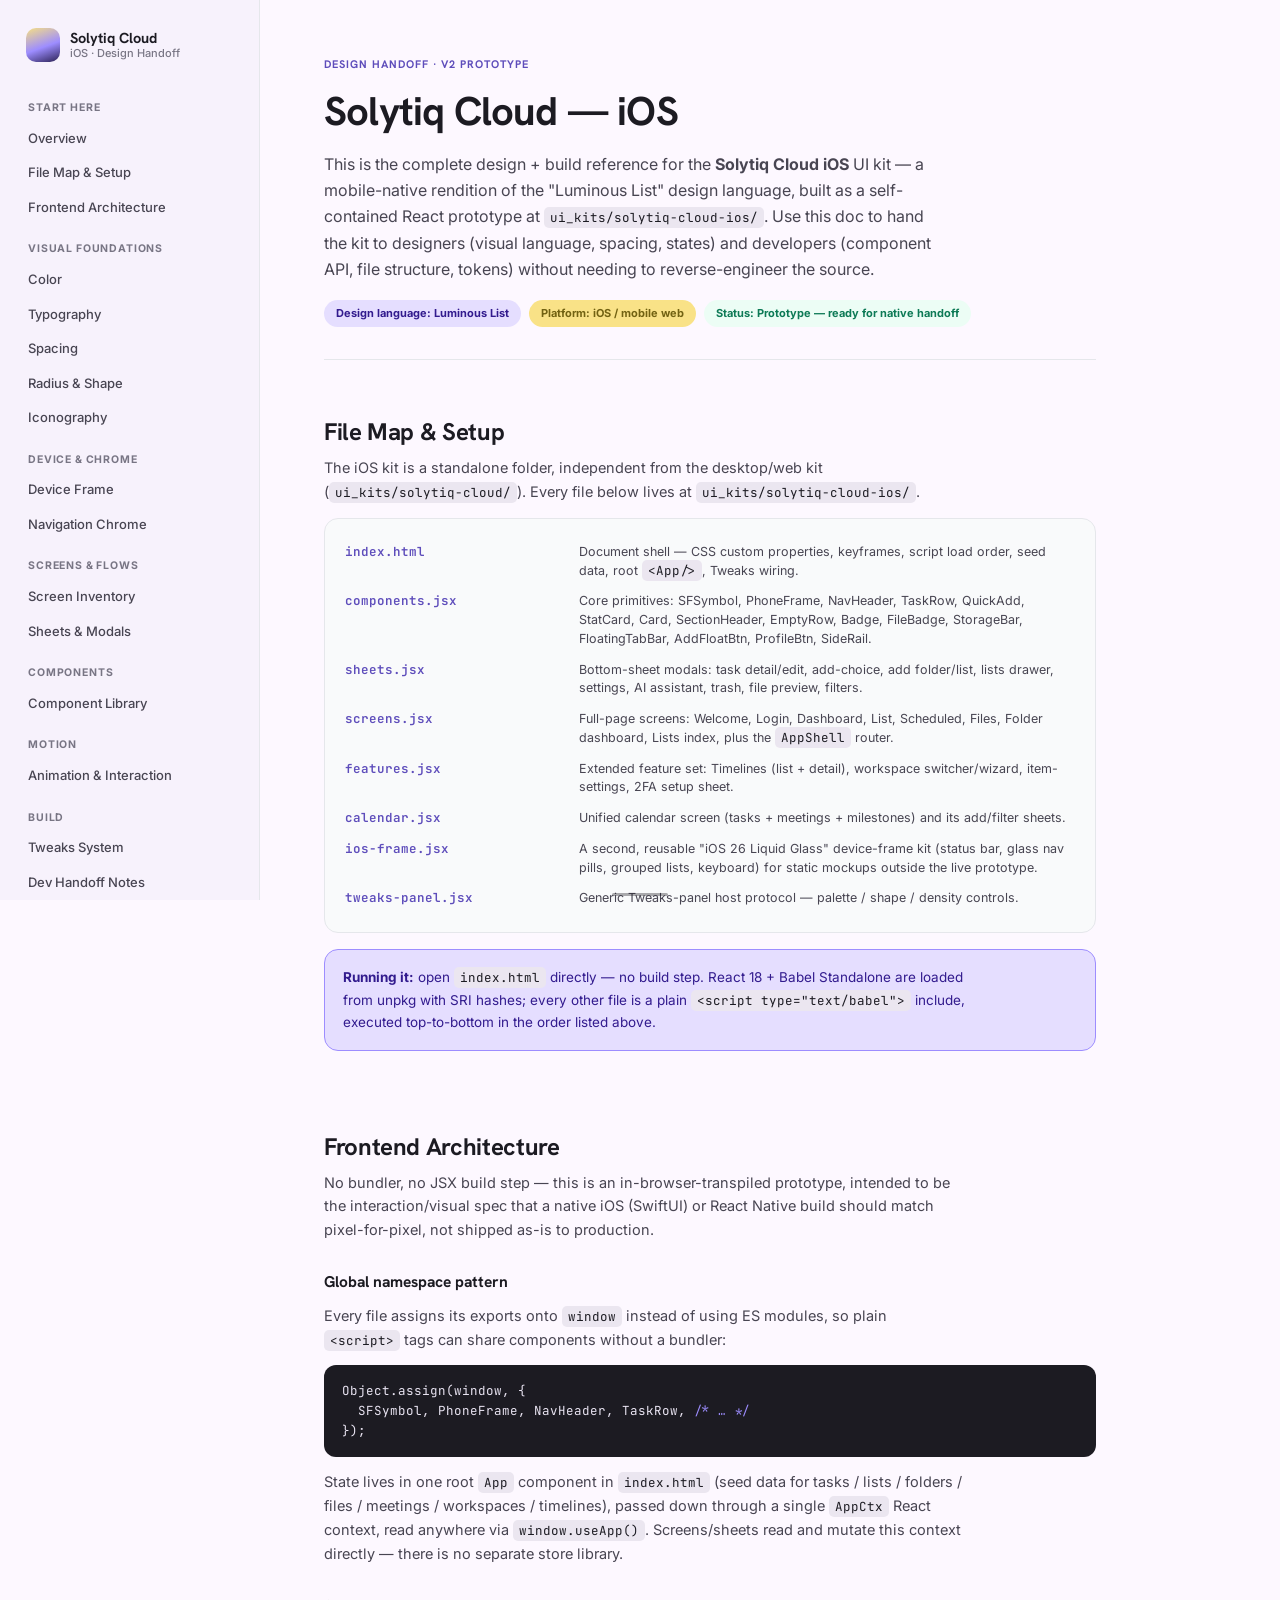
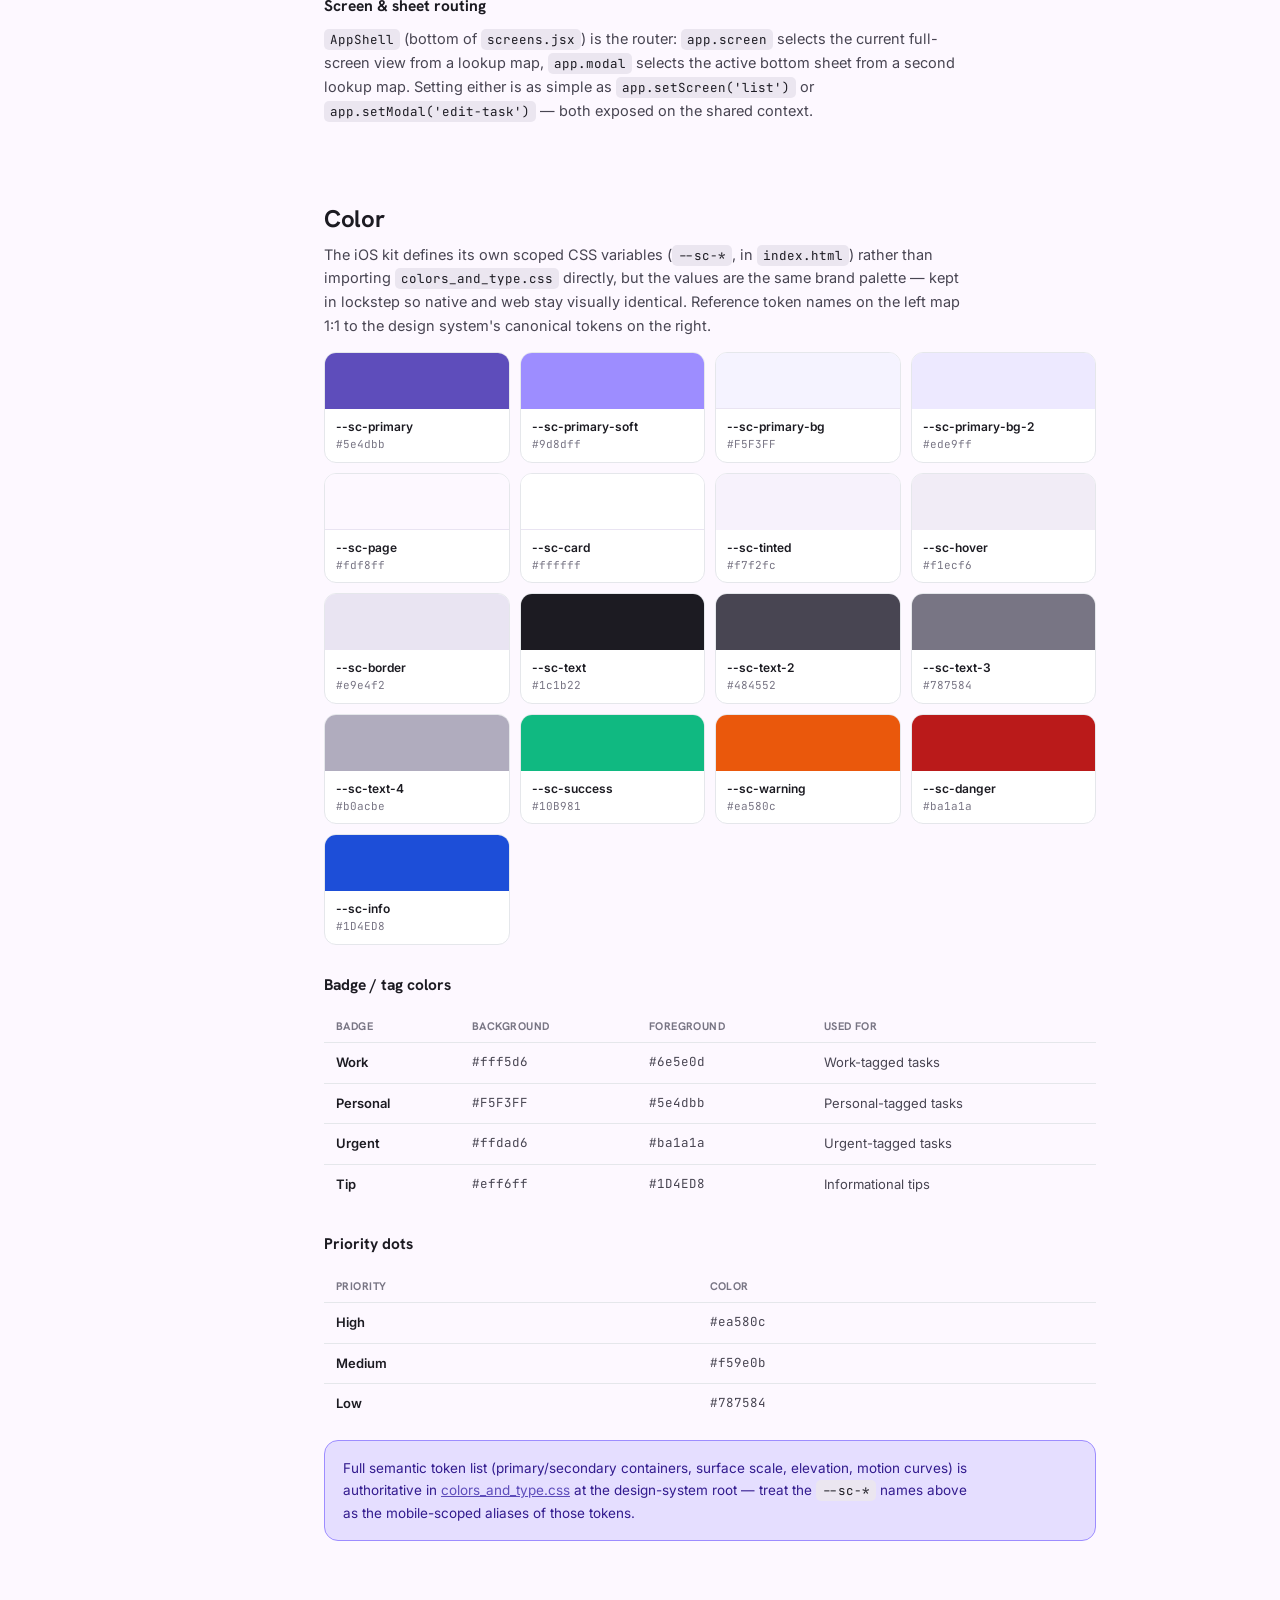
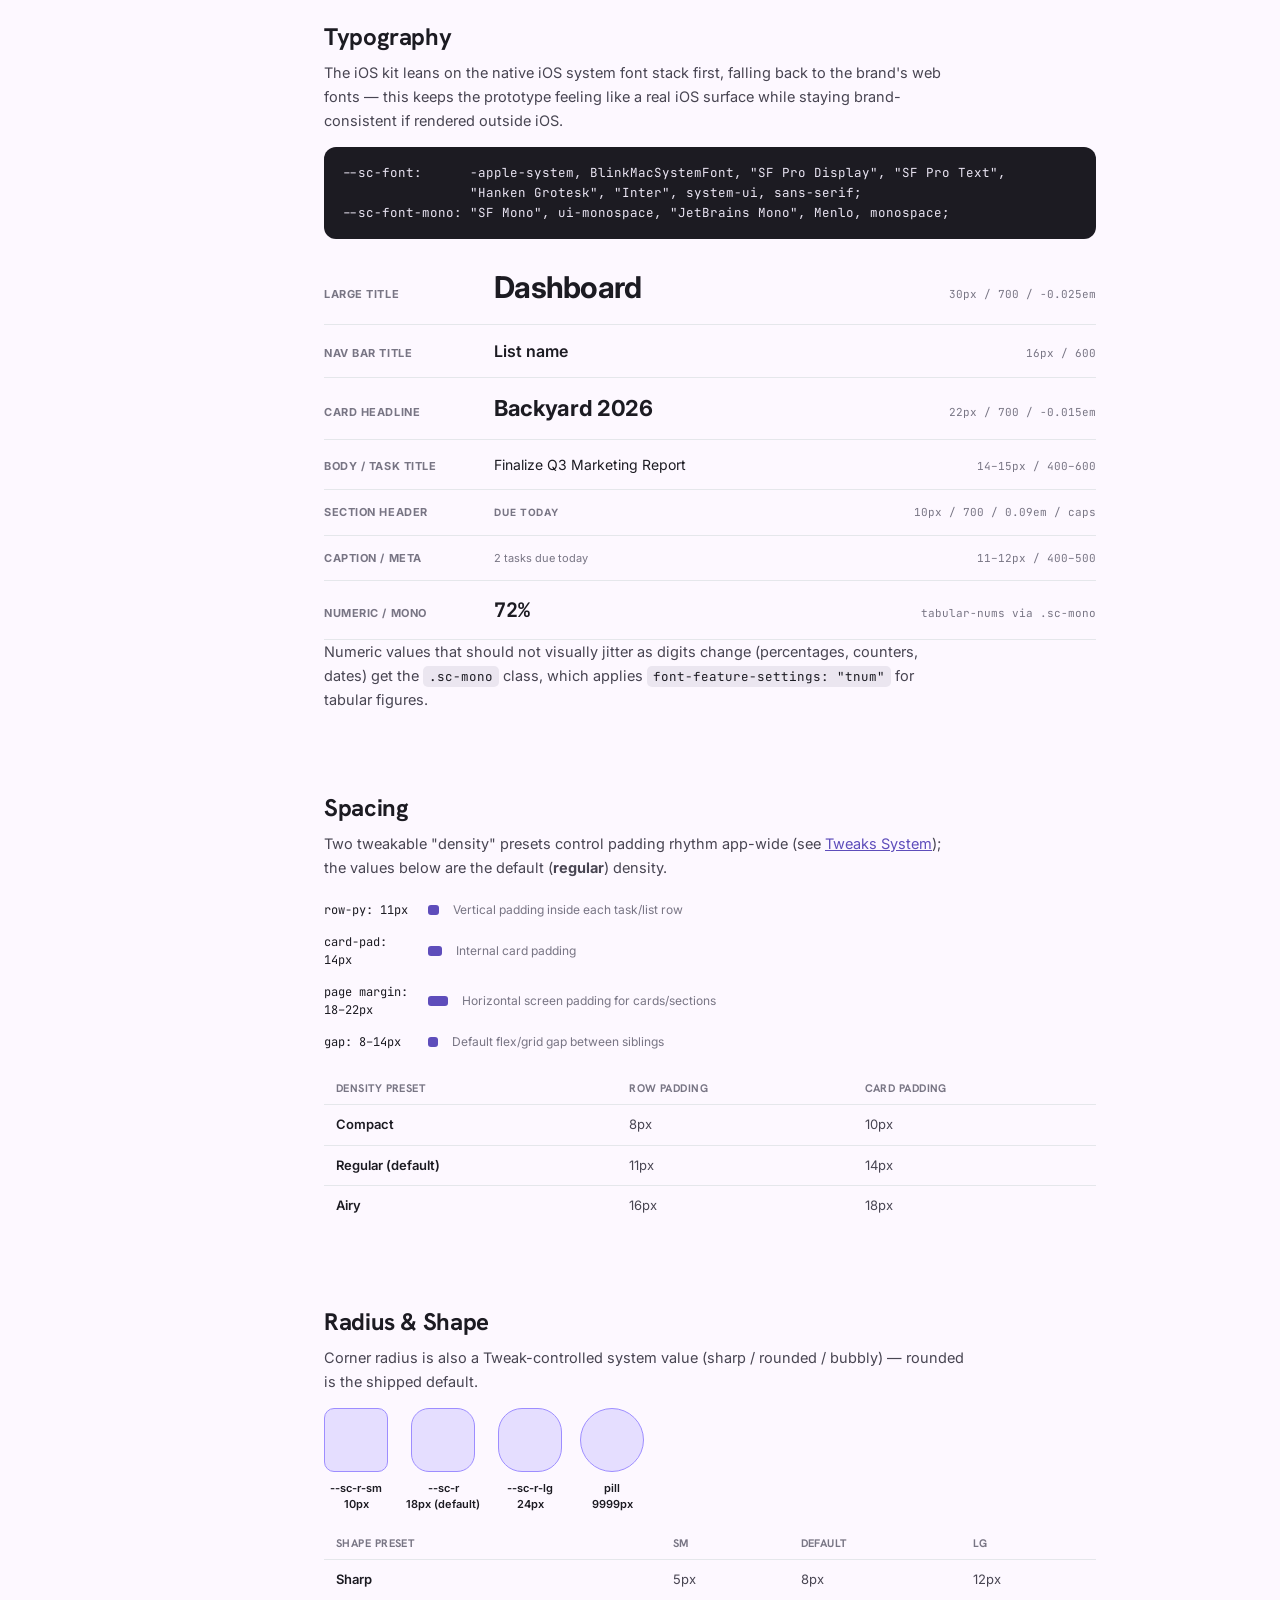
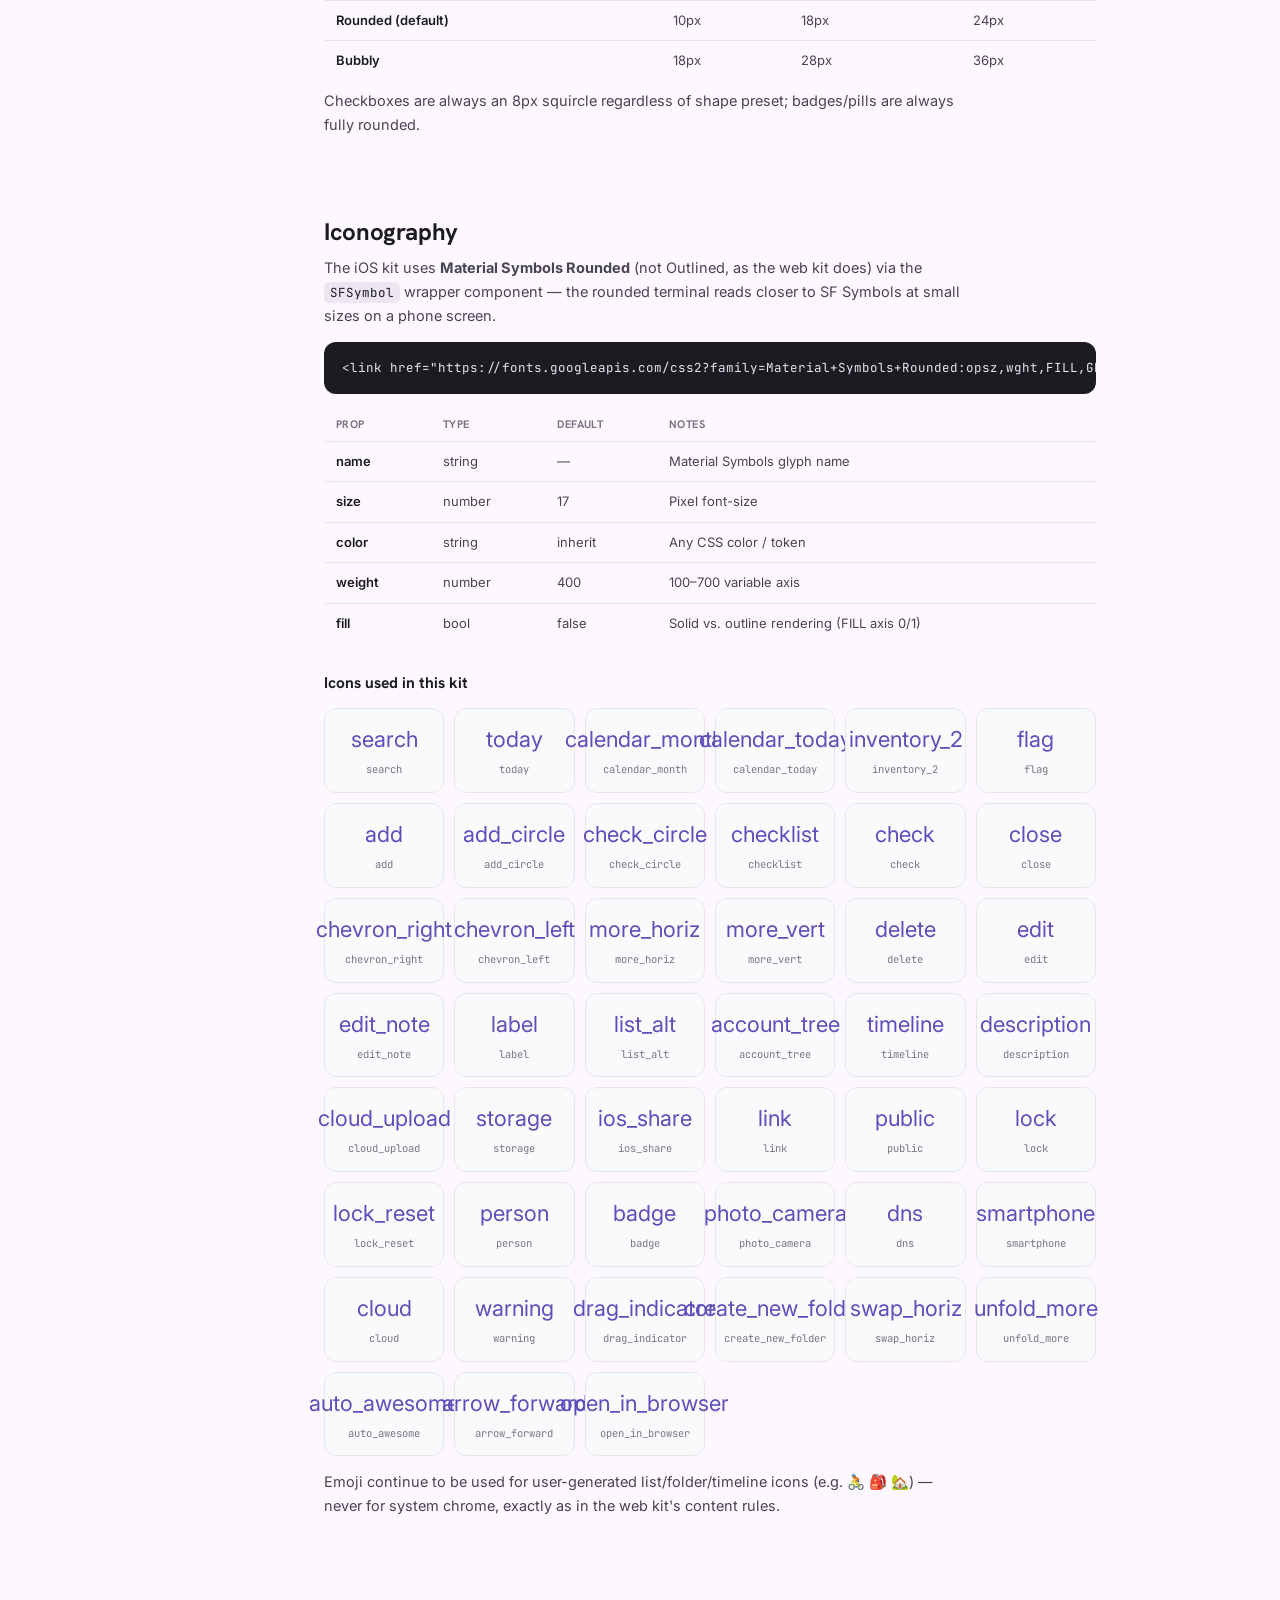
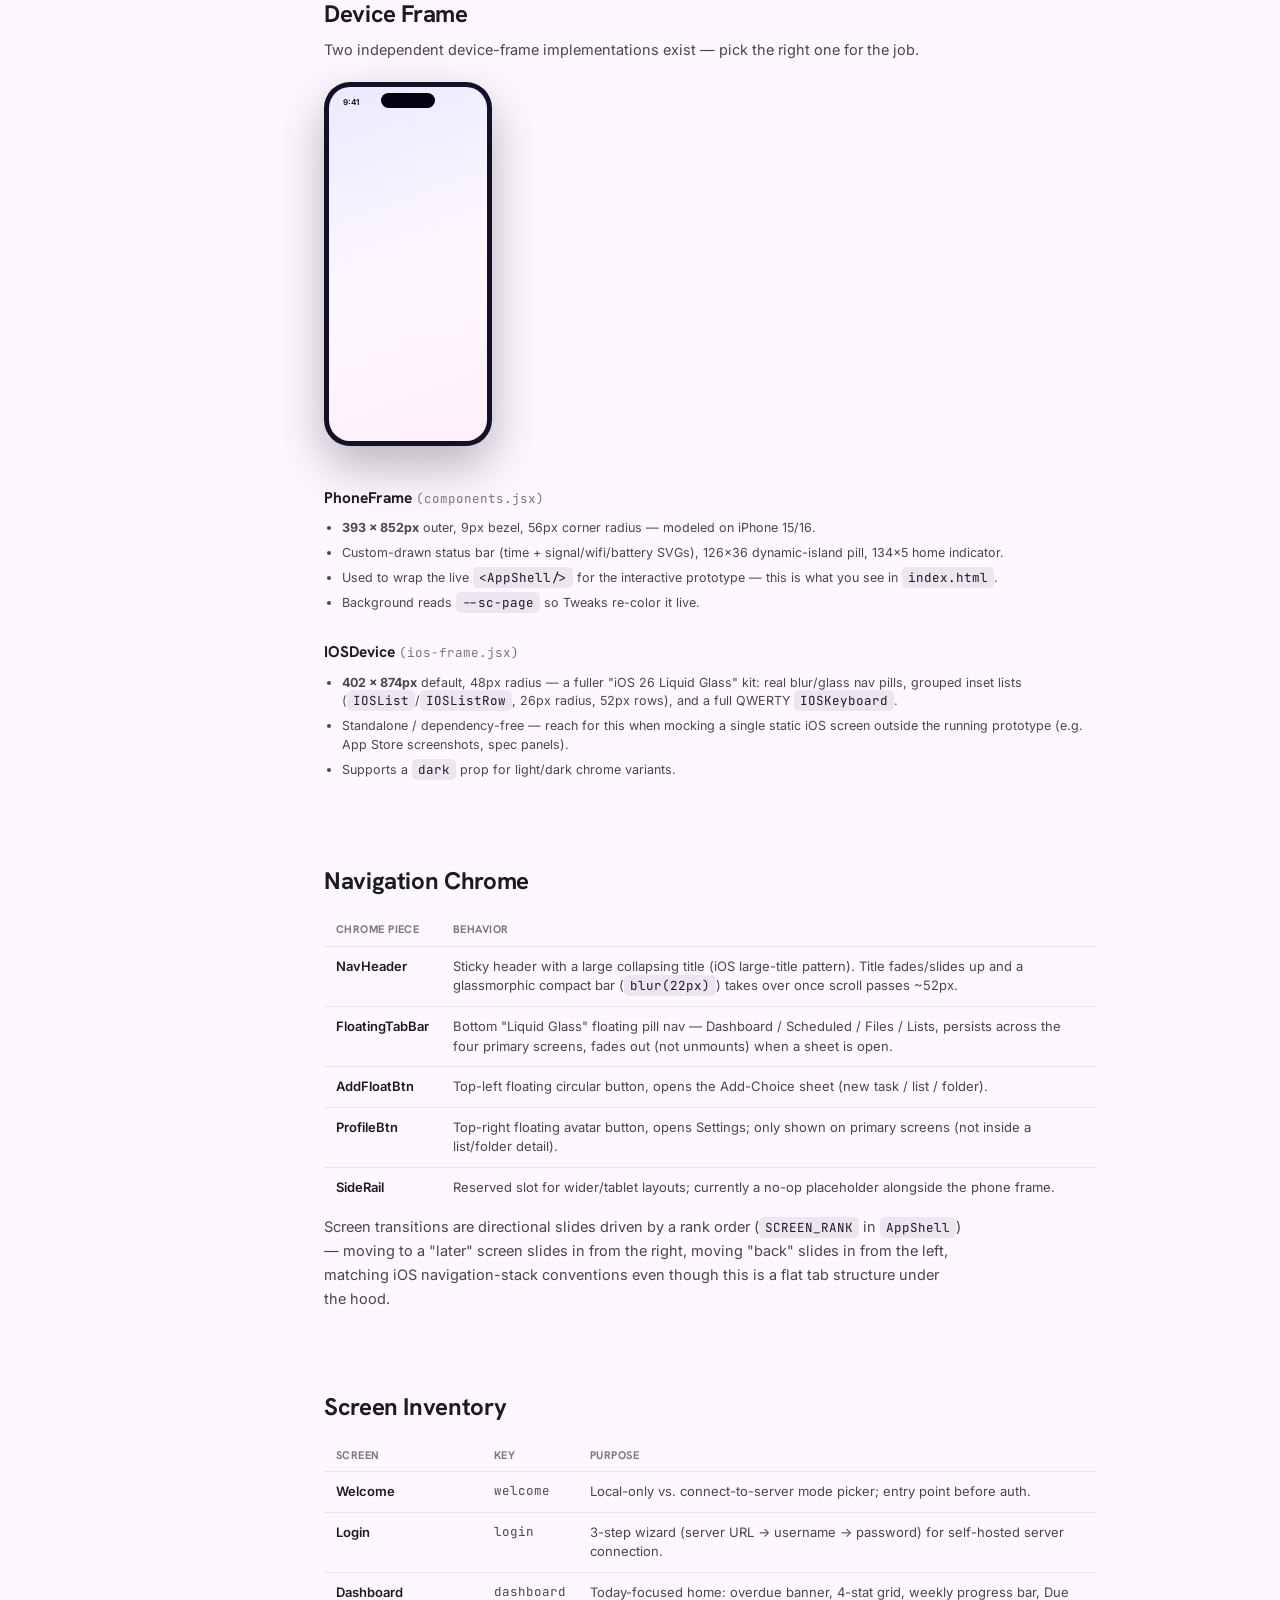
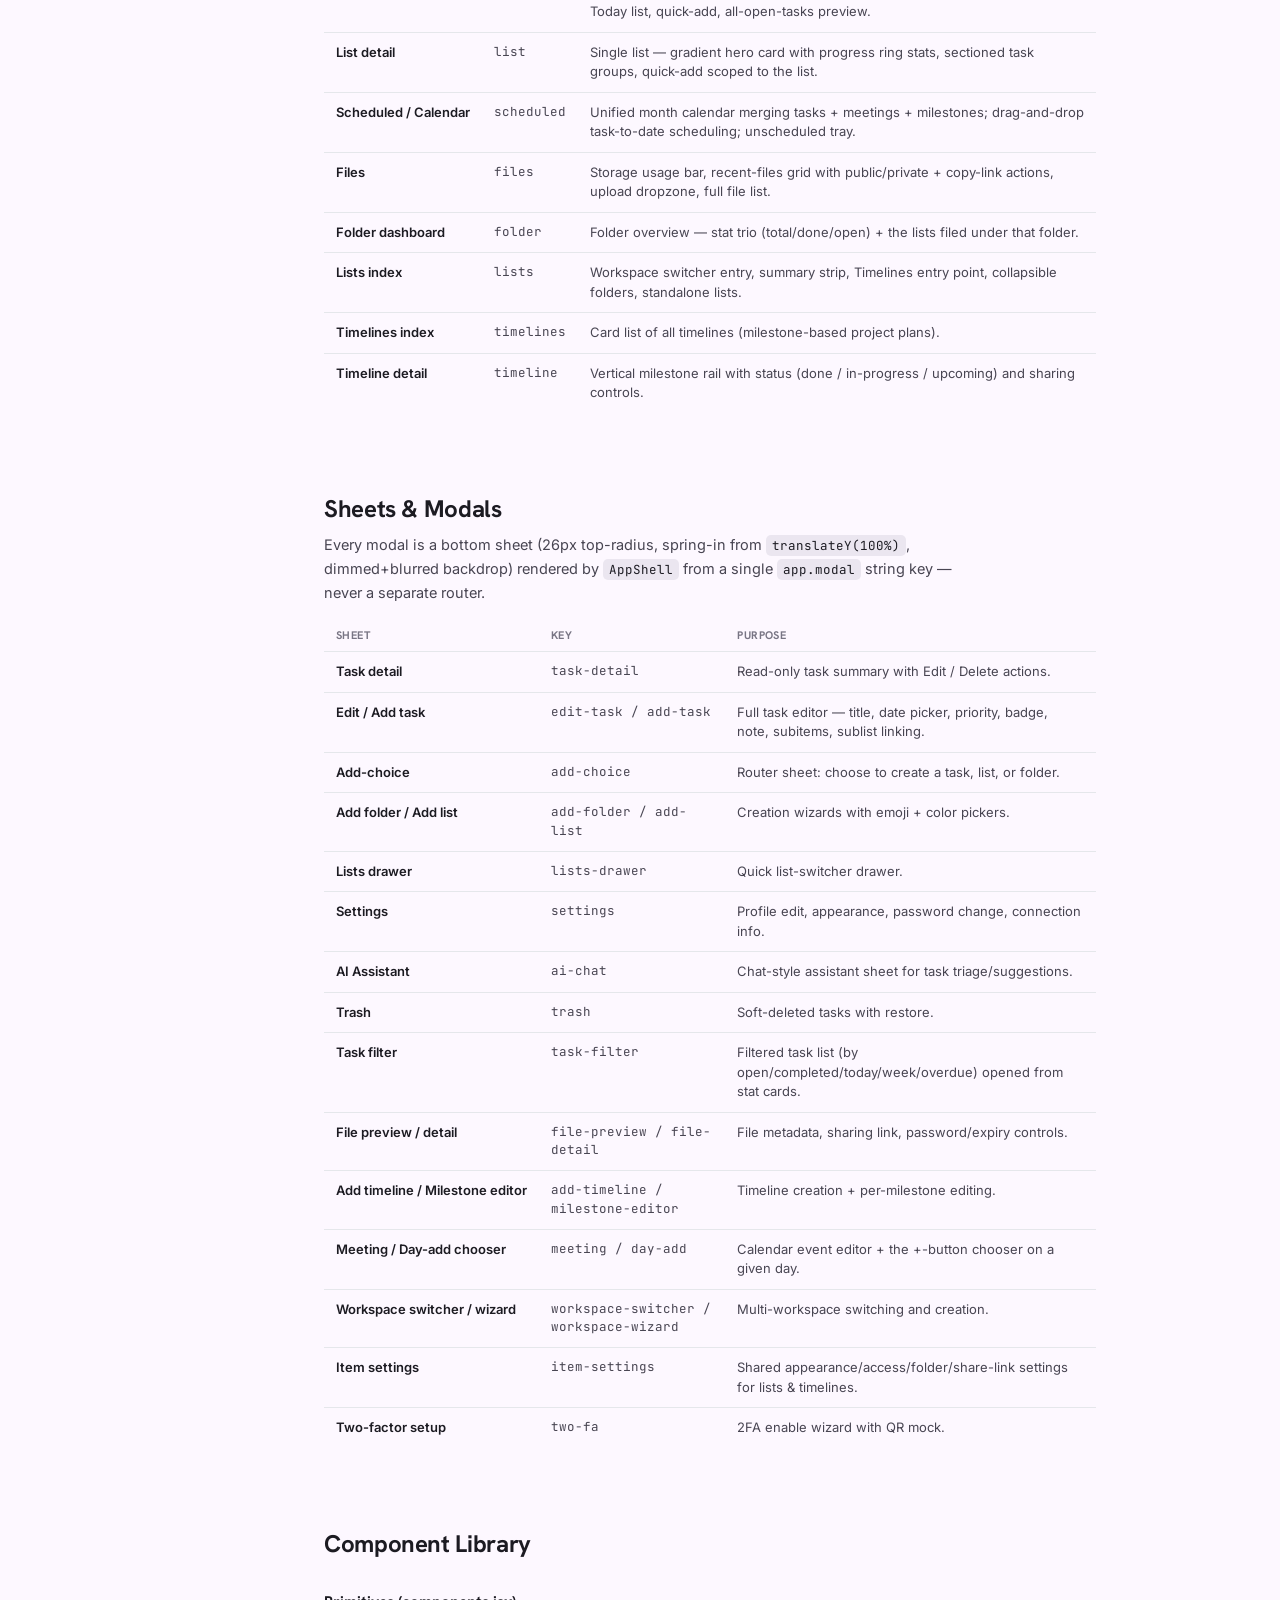
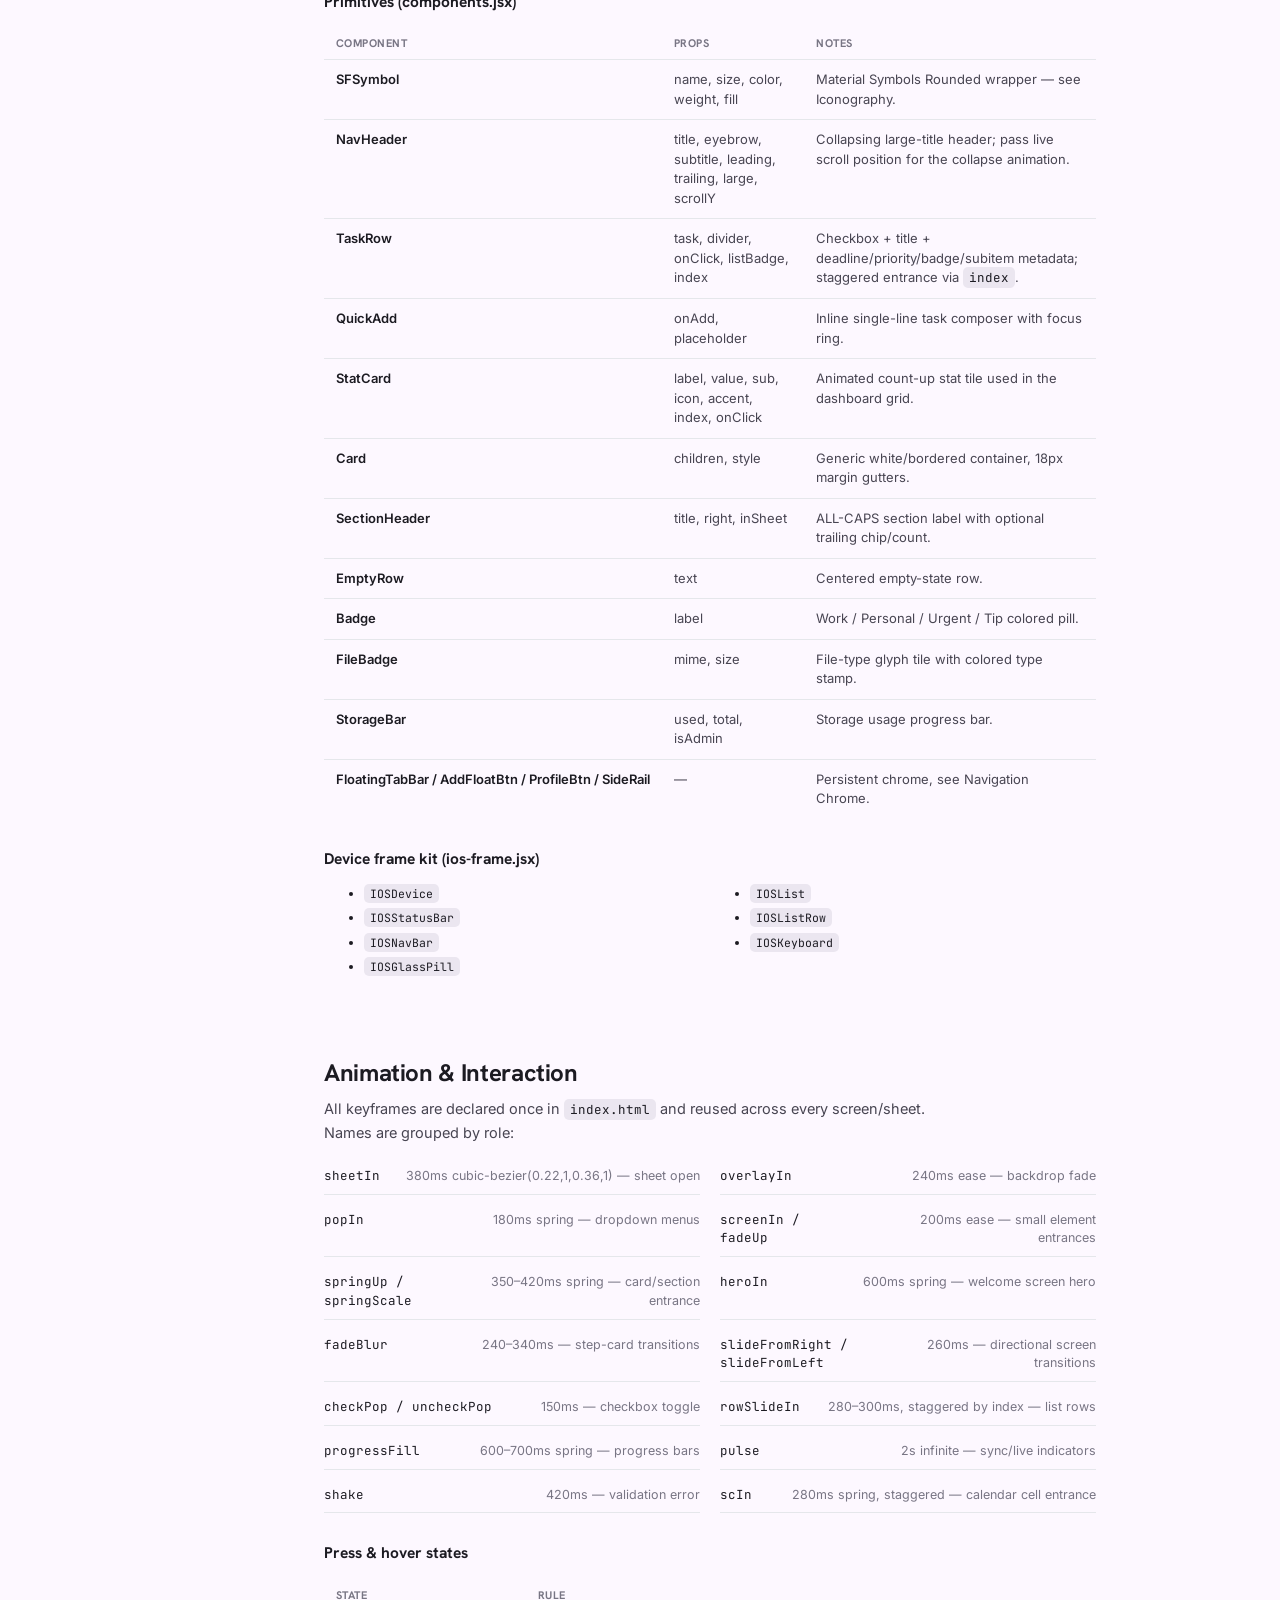
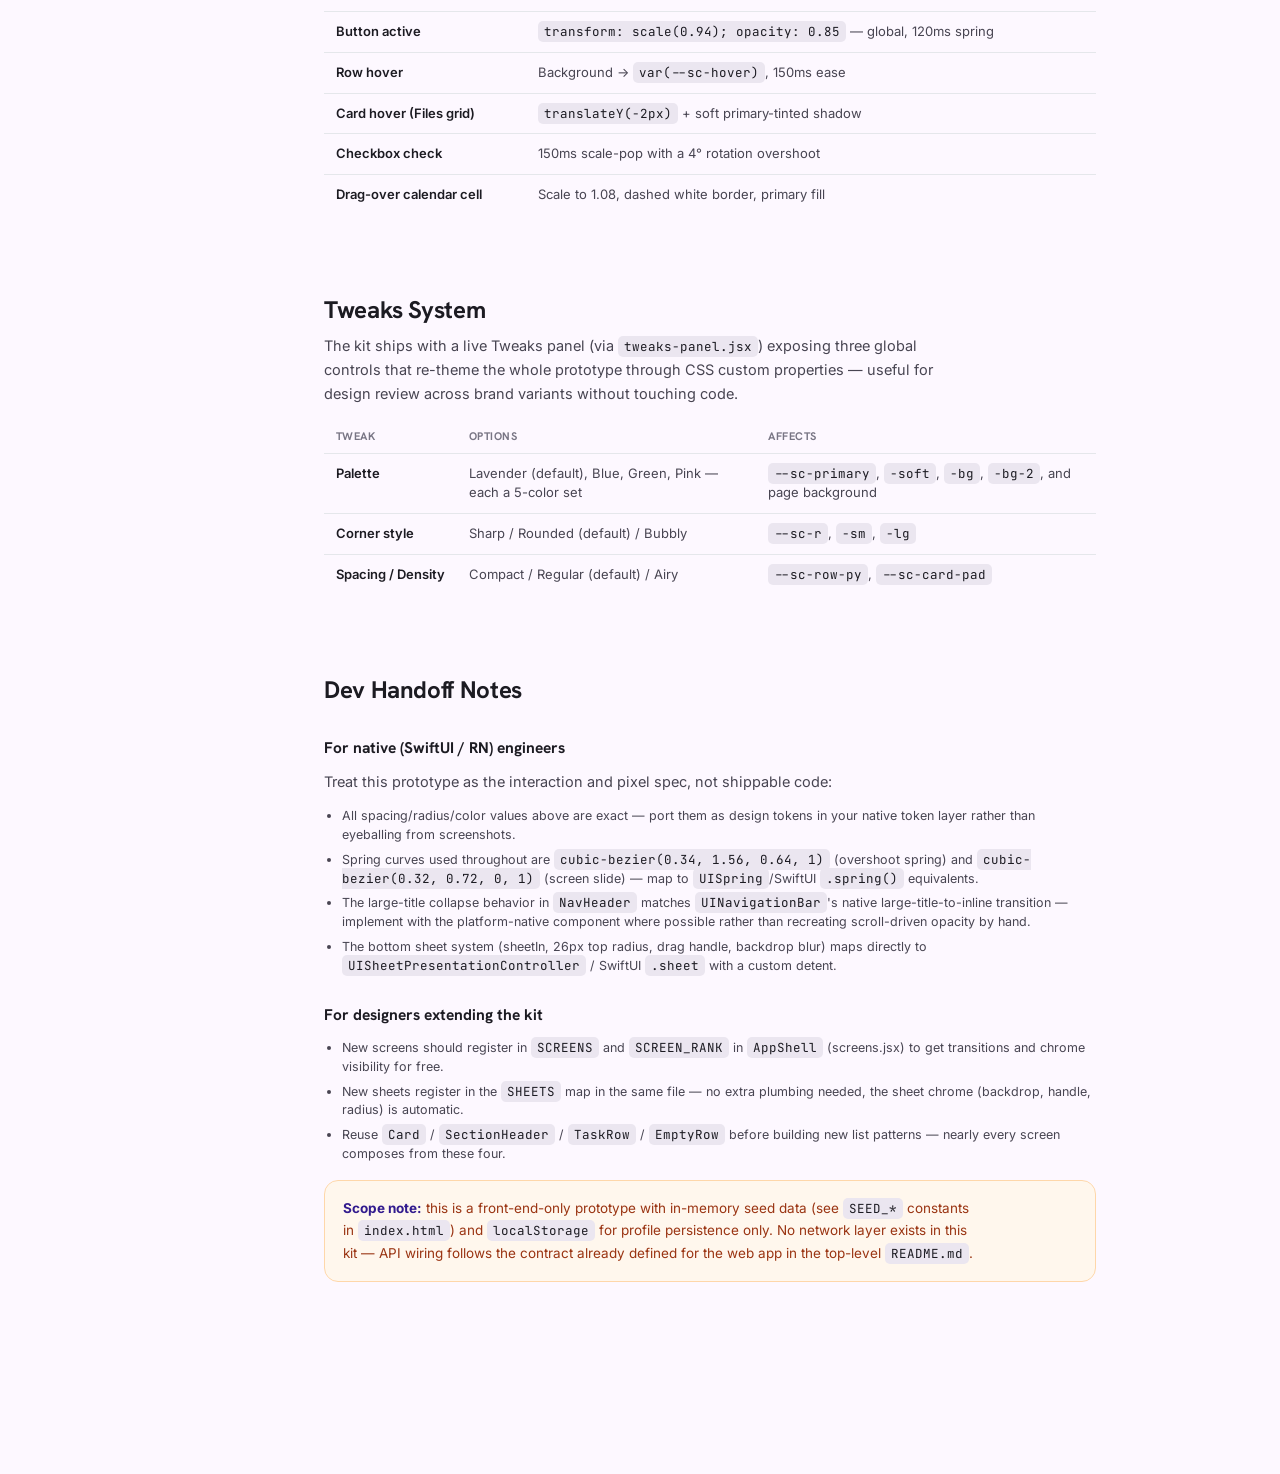
<file: design_handoff_solytiq_cloud_ios/Design-Handoff.html>
<!DOCTYPE html>
<html lang="en">
<head>
<meta charset="UTF-8">
<meta name="viewport" content="width=device-width, initial-scale=1.0">
<title>Solytiq Cloud — iOS Design Handoff</title>
<link rel="preconnect" href="https://fonts.googleapis.com">
<link rel="preconnect" href="https://fonts.gstatic.com" crossorigin>
<link href="https://fonts.googleapis.com/css2?family=Hanken+Grotesk:wght@500;600;700&family=Inter:wght@400;500;600&family=JetBrains+Mono:wght@400;500&display=swap" rel="stylesheet">
<link rel="stylesheet" href="colors_and_type.css">
<style>
  * { box-sizing: border-box; }
  html { scroll-behavior: smooth; }
  body { margin: 0; font-family: var(--font-body); background: var(--color-surface); color: var(--color-on-surface); }

  .shell { display: grid; grid-template-columns: 260px minmax(0, 1fr); min-height: 100vh; }

  /* ── Sidebar ── */
  nav.toc {
    position: sticky; top: 0; height: 100vh; overflow-y: auto;
    background: var(--color-surface-container-low); border-right: 1px solid var(--color-border-subtle);
    padding: 28px 18px 40px;
  }
  .toc-brand { display: flex; align-items: center; gap: 10px; padding: 0 8px 22px; }
  .toc-brand .mark { width: 34px; height: 34px; border-radius: 10px; background: linear-gradient(160deg, #f6df84 0%, #9d8dff 55%, #2b2154 100%); flex-shrink: 0; }
  .toc-brand .txt { font-family: var(--font-display); font-weight: 700; font-size: 14.5px; line-height: 1.25; }
  .toc-brand .txt span { display: block; font-family: var(--font-body); font-weight: 500; font-size: 11px; color: var(--color-outline); }
  nav.toc a {
    display: block; padding: 7px 10px; border-radius: 8px; font-size: 13px; font-weight: 500;
    color: var(--color-on-surface-variant); text-decoration: none; margin-bottom: 1px;
  }
  nav.toc a:hover { background: var(--color-surface-container); color: var(--color-on-surface); }
  nav.toc .grp { font-size: 10.5px; font-weight: 700; letter-spacing: 0.08em; text-transform: uppercase; color: var(--color-outline); padding: 16px 10px 6px; }
  nav.toc .grp:first-of-type { padding-top: 4px; }

  /* ── Main content ── */
  main { padding: 56px 64px 120px; max-width: 900px; min-width: 0; }
  section { margin-bottom: 72px; scroll-margin-top: 24px; }
  .kicker { font-family: var(--font-display); font-size: 11px; font-weight: 700; letter-spacing: 0.09em; text-transform: uppercase; color: var(--color-primary); margin-bottom: 8px; }
  h1 { font-family: var(--font-display); font-size: 40px; font-weight: 700; letter-spacing: -0.02em; margin: 0 0 10px; }
  h2 { font-family: var(--font-display); font-size: 24px; font-weight: 700; letter-spacing: -0.015em; margin: 0 0 6px; padding-top: 6px; border-top: 1px solid var(--color-border-subtle); padding-bottom: 0; }
  section > h2:first-child, header h2 { border-top: none; }
  h3 { font-family: var(--font-display); font-size: 15.5px; font-weight: 700; margin: 28px 0 10px; color: var(--color-on-surface); }
  p { font-size: 14.5px; line-height: 1.65; color: var(--color-on-surface-variant); margin: 0 0 14px; max-width: 640px; }
  .lede { font-size: 16px; color: var(--color-on-surface-variant); max-width: 620px; }
  a { color: var(--color-primary); }
  a:hover { color: var(--color-primary-container); }
  code, .mono { font-family: 'JetBrains Mono', ui-monospace, monospace; font-size: 12.5px; }
  code { background: var(--color-surface-container-high); padding: 2px 6px; border-radius: 5px; color: var(--color-on-surface); }
  pre { background: #1c1b22; color: #e9e4f2; border-radius: 12px; padding: 16px 18px; overflow-x: auto; font-size: 12.5px; line-height: 1.6; font-family: 'JetBrains Mono', ui-monospace, monospace; }
  pre .c { color: #9d8dff; }

  header.hero { padding-bottom: 32px; border-bottom: 1px solid var(--color-border-subtle); margin-bottom: 48px; }
  .badge-row { display: flex; gap: 8px; flex-wrap: wrap; margin-top: 18px; }
  .pill { font-size: 11px; font-weight: 700; padding: 5px 12px; border-radius: 9999px; background: var(--color-primary-fixed); color: var(--color-on-primary-container); }
  .pill.alt { background: var(--color-secondary-fixed); color: var(--color-on-secondary-container); }
  .pill.green { background: #ECFDF5; color: #0d7a56; }

  table { width: 100%; border-collapse: collapse; margin: 14px 0 8px; font-size: 13px; }
  th { text-align: left; font-family: var(--font-display); font-weight: 700; font-size: 11px; letter-spacing: 0.04em; text-transform: uppercase; color: var(--color-outline); padding: 8px 12px; border-bottom: 1.5px solid var(--color-border-subtle); }
  td { padding: 10px 12px; border-bottom: 1px solid var(--color-border-subtle); vertical-align: top; color: var(--color-on-surface-variant); }
  td:first-child { font-weight: 600; color: var(--color-on-surface); white-space: nowrap; }
  tr:last-child td { border-bottom: none; }

  .grid-swatch { display: grid; grid-template-columns: repeat(auto-fill, minmax(150px, 1fr)); gap: 10px; margin: 14px 0 8px; }
  .swatch { border: 1px solid var(--color-border-subtle); border-radius: 12px; overflow: hidden; background: #fff; }
  .swatch .chip { height: 56px; }
  .swatch .meta { padding: 9px 11px; }
  .swatch .meta .name { font-size: 12px; font-weight: 600; }
  .swatch .meta .hex { font-family: 'JetBrains Mono', monospace; font-size: 11px; color: var(--color-outline); }

  .type-sample { display: flex; align-items: baseline; gap: 20px; padding: 14px 0; border-bottom: 1px solid var(--color-border-subtle); }
  .type-sample:last-child { border-bottom: none; }
  .type-sample .label { width: 150px; flex-shrink: 0; font-size: 11px; font-weight: 700; color: var(--color-outline); text-transform: uppercase; letter-spacing: 0.05em; }
  .type-sample .spec { margin-left: auto; font-family: 'JetBrains Mono', monospace; font-size: 11px; color: var(--color-outline); white-space: nowrap; }

  .space-row { display: flex; align-items: center; gap: 14px; padding: 7px 0; }
  .space-row .bar { background: var(--color-primary); height: 10px; border-radius: 3px; }
  .space-row .lbl { width: 90px; font-family: 'JetBrains Mono', monospace; font-size: 12px; flex-shrink: 0; }
  .space-row .val { font-size: 12px; color: var(--color-outline); }

  .radius-row { display: flex; gap: 18px; flex-wrap: wrap; margin: 14px 0; }
  .radius-item { display: flex; flex-direction: column; align-items: center; gap: 8px; }
  .radius-item .box { width: 64px; height: 64px; background: var(--color-primary-fixed); border: 1.5px solid var(--color-primary-container); }
  .radius-item .lbl { font-size: 11px; font-weight: 600; text-align: center; }

  .icon-grid { display: grid; grid-template-columns: repeat(auto-fill, minmax(120px, 1fr)); gap: 10px; margin: 14px 0; }
  .icon-item { display: flex; flex-direction: column; align-items: center; gap: 6px; padding: 14px 8px; background: var(--color-surface-muted); border: 1px solid var(--color-border-subtle); border-radius: 12px; }
  .icon-item .material-symbols-outlined { font-size: 22px; color: var(--color-primary); }
  .icon-item .nm { font-size: 10.5px; font-family: 'JetBrains Mono', monospace; color: var(--color-outline); text-align: center; word-break: break-word; }

  .callout { background: var(--color-primary-fixed); border: 1px solid var(--color-primary-container); border-radius: 14px; padding: 16px 18px; margin: 16px 0; }
  .callout p { color: var(--color-on-primary-container); margin: 0; font-size: 13.5px; }
  .callout strong { color: var(--color-on-primary-container); }
  .callout.warn { background: #fff7ed; border-color: #fed7aa; }
  .callout.warn p { color: #9a3412; }

  .filemap { background: var(--color-surface-muted); border: 1px solid var(--color-border-subtle); border-radius: 14px; padding: 18px 20px; }
  .filemap .row { display: flex; gap: 14px; padding: 6px 0; font-size: 12.5px; }
  .filemap .row .f { font-family: 'JetBrains Mono', monospace; color: var(--color-primary); font-weight: 600; width: 220px; flex-shrink: 0; }
  .filemap .row .d { color: var(--color-on-surface-variant); }

  .anim-list { display: grid; grid-template-columns: 1fr 1fr; gap: 8px 20px; }
  .anim-list .row { display: flex; justify-content: space-between; gap: 10px; padding: 8px 0; border-bottom: 1px solid var(--color-border-subtle); font-size: 12.5px; }
  .anim-list .row .k { font-family: 'JetBrains Mono', monospace; color: var(--color-on-surface); }
  .anim-list .row .v { color: var(--color-outline); text-align: right; }

  .frame-diagram { display: flex; gap: 40px; align-items: flex-start; margin: 20px 0; flex-wrap: wrap; }
  .phone-mini { width: 168px; height: 364px; border-radius: 26px; background: #14102a; padding: 5px; box-shadow: 0 20px 50px rgba(0,0,0,0.28); flex-shrink: 0; }
  .phone-mini .screen { width: 100%; height: 100%; border-radius: 21px; background: linear-gradient(160deg,#ede9ff 0%,#fdf8ff 55%,#fff0f9 100%); position: relative; overflow: hidden; }
  .phone-mini .notch { position: absolute; top: 6px; left: 50%; transform: translateX(-50%); width: 54px; height: 15px; border-radius: 100px; background: #060310; }
  .phone-mini .statustxt { position: absolute; top: 9px; left: 14px; font-size: 8px; font-weight: 700; color: #1c1b22; }
  .phone-mini .home { position: absolute; bottom: 4px; left: 50%; transform: translateX(-50%); width: 56px; height: 3px; border-radius: 100px; background: rgba(28,27,34,0.36); }
  .anno { font-size: 12.5px; color: var(--color-on-surface-variant); }
  .anno ul { margin: 8px 0 0; padding-left: 18px; }
  .anno li { margin-bottom: 6px; }

  .comp-list { columns: 2; column-gap: 40px; }
  .comp-list li { font-size: 13px; margin-bottom: 5px; break-inside: avoid; }
  .comp-list code { font-size: 11.5px; }

  footer { padding: 40px 64px; border-top: 1px solid var(--color-border-subtle); font-size: 12px; color: var(--color-outline); }
</style>
</head>
<body>
<div class="shell">

<nav class="toc">
  <div class="toc-brand">
    <div class="mark"></div>
    <div class="txt">Solytiq Cloud<span>iOS · Design Handoff</span></div>
  </div>

  <div class="grp">Start Here</div>
  <a href="#overview">Overview</a>
  <a href="#filemap">File Map &amp; Setup</a>
  <a href="#architecture">Frontend Architecture</a>

  <div class="grp">Visual Foundations</div>
  <a href="#colors">Color</a>
  <a href="#type">Typography</a>
  <a href="#spacing">Spacing</a>
  <a href="#radius">Radius &amp; Shape</a>
  <a href="#icons">Iconography</a>

  <div class="grp">Device &amp; Chrome</div>
  <a href="#frame">Device Frame</a>
  <a href="#nav">Navigation Chrome</a>

  <div class="grp">Screens &amp; Flows</div>
  <a href="#screens">Screen Inventory</a>
  <a href="#sheets">Sheets &amp; Modals</a>

  <div class="grp">Components</div>
  <a href="#components">Component Library</a>

  <div class="grp">Motion</div>
  <a href="#motion">Animation &amp; Interaction</a>

  <div class="grp">Build</div>
  <a href="#tweaks">Tweaks System</a>
  <a href="#handoff">Dev Handoff Notes</a>
</nav>

<main>

<header class="hero" id="overview">
  <div class="kicker">Design Handoff · v2 Prototype</div>
  <h1>Solytiq Cloud — iOS</h1>
  <p class="lede">This is the complete design + build reference for the <strong>Solytiq Cloud iOS</strong> UI kit — a mobile-native rendition of the "Luminous List" design language, built as a self-contained React prototype at <code>ui_kits/solytiq-cloud-ios/</code>. Use this doc to hand the kit to designers (visual language, spacing, states) and developers (component API, file structure, tokens) without needing to reverse-engineer the source.</p>
  <div class="badge-row">
    <span class="pill">Design language: Luminous List</span>
    <span class="pill alt">Platform: iOS / mobile web</span>
    <span class="pill green">Status: Prototype — ready for native handoff</span>
  </div>
</header>

<section id="filemap">
  <h2>File Map &amp; Setup</h2>
  <p>The iOS kit is a standalone folder, independent from the desktop/web kit (<code>ui_kits/solytiq-cloud/</code>). Every file below lives at <code>ui_kits/solytiq-cloud-ios/</code>.</p>
  <div class="filemap">
    <div class="row"><div class="f">index.html</div><div class="d">Document shell — CSS custom properties, keyframes, script load order, seed data, root <code>&lt;App/&gt;</code>, Tweaks wiring.</div></div>
    <div class="row"><div class="f">components.jsx</div><div class="d">Core primitives: SFSymbol, PhoneFrame, NavHeader, TaskRow, QuickAdd, StatCard, Card, SectionHeader, EmptyRow, Badge, FileBadge, StorageBar, FloatingTabBar, AddFloatBtn, ProfileBtn, SideRail.</div></div>
    <div class="row"><div class="f">sheets.jsx</div><div class="d">Bottom-sheet modals: task detail/edit, add-choice, add folder/list, lists drawer, settings, AI assistant, trash, file preview, filters.</div></div>
    <div class="row"><div class="f">screens.jsx</div><div class="d">Full-page screens: Welcome, Login, Dashboard, List, Scheduled, Files, Folder dashboard, Lists index, plus the <code>AppShell</code> router.</div></div>
    <div class="row"><div class="f">features.jsx</div><div class="d">Extended feature set: Timelines (list + detail), workspace switcher/wizard, item-settings, 2FA setup sheet.</div></div>
    <div class="row"><div class="f">calendar.jsx</div><div class="d">Unified calendar screen (tasks + meetings + milestones) and its add/filter sheets.</div></div>
    <div class="row"><div class="f">ios-frame.jsx</div><div class="d">A second, reusable "iOS 26 Liquid Glass" device-frame kit (status bar, glass nav pills, grouped lists, keyboard) for static mockups outside the live prototype.</div></div>
    <div class="row"><div class="f">tweaks-panel.jsx</div><div class="d">Generic Tweaks-panel host protocol — palette / shape / density controls.</div></div>
  </div>
  <div class="callout">
    <p><strong>Running it:</strong> open <code>index.html</code> directly — no build step. React 18 + Babel Standalone are loaded from unpkg with SRI hashes; every other file is a plain <code>&lt;script type="text/babel"&gt;</code> include, executed top-to-bottom in the order listed above.</p>
  </div>
</section>

<section id="architecture">
  <h2>Frontend Architecture</h2>
  <p>No bundler, no JSX build step — this is an in-browser-transpiled prototype, intended to be the interaction/visual spec that a native iOS (SwiftUI) or React Native build should match pixel-for-pixel, not shipped as-is to production.</p>
  <h3>Global namespace pattern</h3>
  <p>Every file assigns its exports onto <code>window</code> instead of using ES modules, so plain <code>&lt;script&gt;</code> tags can share components without a bundler:</p>
  <pre>Object.assign(window, {
  SFSymbol, PhoneFrame, NavHeader, TaskRow, <span class="c">/* … */</span>
});</pre>
  <p>State lives in one root <code>App</code> component in <code>index.html</code> (seed data for tasks / lists / folders / files / meetings / workspaces / timelines), passed down through a single <code>AppCtx</code> React context, read anywhere via <code>window.useApp()</code>. Screens/sheets read and mutate this context directly — there is no separate store library.</p>
  <h3>Screen &amp; sheet routing</h3>
  <p><code>AppShell</code> (bottom of <code>screens.jsx</code>) is the router: <code>app.screen</code> selects the current full-screen view from a lookup map, <code>app.modal</code> selects the active bottom sheet from a second lookup map. Setting either is as simple as <code>app.setScreen('list')</code> or <code>app.setModal('edit-task')</code> — both exposed on the shared context.</p>
</section>

<section id="colors">
  <h2>Color</h2>
  <p>The iOS kit defines its own scoped CSS variables (<code>--sc-*</code>, in <code>index.html</code>) rather than importing <code>colors_and_type.css</code> directly, but the values are the same brand palette — kept in lockstep so native and web stay visually identical. Reference token names on the left map 1:1 to the design system's canonical tokens on the right.</p>
  <div class="grid-swatch">
    <div class="swatch"><div class="chip" style="background:#5e4dbb"></div><div class="meta"><div class="name">--sc-primary</div><div class="hex">#5e4dbb</div></div></div>
    <div class="swatch"><div class="chip" style="background:#9d8dff"></div><div class="meta"><div class="name">--sc-primary-soft</div><div class="hex">#9d8dff</div></div></div>
    <div class="swatch"><div class="chip" style="background:#F5F3FF;border-bottom:1px solid #e9e4f2"></div><div class="meta"><div class="name">--sc-primary-bg</div><div class="hex">#F5F3FF</div></div></div>
    <div class="swatch"><div class="chip" style="background:#ede9ff"></div><div class="meta"><div class="name">--sc-primary-bg-2</div><div class="hex">#ede9ff</div></div></div>
    <div class="swatch"><div class="chip" style="background:#fdf8ff;border-bottom:1px solid #e9e4f2"></div><div class="meta"><div class="name">--sc-page</div><div class="hex">#fdf8ff</div></div></div>
    <div class="swatch"><div class="chip" style="background:#ffffff;border-bottom:1px solid #e9e4f2"></div><div class="meta"><div class="name">--sc-card</div><div class="hex">#ffffff</div></div></div>
    <div class="swatch"><div class="chip" style="background:#f7f2fc"></div><div class="meta"><div class="name">--sc-tinted</div><div class="hex">#f7f2fc</div></div></div>
    <div class="swatch"><div class="chip" style="background:#f1ecf6"></div><div class="meta"><div class="name">--sc-hover</div><div class="hex">#f1ecf6</div></div></div>
    <div class="swatch"><div class="chip" style="background:#e9e4f2"></div><div class="meta"><div class="name">--sc-border</div><div class="hex">#e9e4f2</div></div></div>
    <div class="swatch"><div class="chip" style="background:#1c1b22"></div><div class="meta"><div class="name">--sc-text</div><div class="hex">#1c1b22</div></div></div>
    <div class="swatch"><div class="chip" style="background:#484552"></div><div class="meta"><div class="name">--sc-text-2</div><div class="hex">#484552</div></div></div>
    <div class="swatch"><div class="chip" style="background:#787584"></div><div class="meta"><div class="name">--sc-text-3</div><div class="hex">#787584</div></div></div>
    <div class="swatch"><div class="chip" style="background:#b0acbe"></div><div class="meta"><div class="name">--sc-text-4</div><div class="hex">#b0acbe</div></div></div>
    <div class="swatch"><div class="chip" style="background:#10B981"></div><div class="meta"><div class="name">--sc-success</div><div class="hex">#10B981</div></div></div>
    <div class="swatch"><div class="chip" style="background:#ea580c"></div><div class="meta"><div class="name">--sc-warning</div><div class="hex">#ea580c</div></div></div>
    <div class="swatch"><div class="chip" style="background:#ba1a1a"></div><div class="meta"><div class="name">--sc-danger</div><div class="hex">#ba1a1a</div></div></div>
    <div class="swatch"><div class="chip" style="background:#1D4ED8"></div><div class="meta"><div class="name">--sc-info</div><div class="hex">#1D4ED8</div></div></div>
  </div>
  <h3>Badge / tag colors</h3>
  <table>
    <tr><th>Badge</th><th>Background</th><th>Foreground</th><th>Used for</th></tr>
    <tr><td>Work</td><td class="mono">#fff5d6</td><td class="mono">#6e5e0d</td><td>Work-tagged tasks</td></tr>
    <tr><td>Personal</td><td class="mono">#F5F3FF</td><td class="mono">#5e4dbb</td><td>Personal-tagged tasks</td></tr>
    <tr><td>Urgent</td><td class="mono">#ffdad6</td><td class="mono">#ba1a1a</td><td>Urgent-tagged tasks</td></tr>
    <tr><td>Tip</td><td class="mono">#eff6ff</td><td class="mono">#1D4ED8</td><td>Informational tips</td></tr>
  </table>
  <h3>Priority dots</h3>
  <table>
    <tr><th>Priority</th><th>Color</th></tr>
    <tr><td>High</td><td class="mono">#ea580c</td></tr>
    <tr><td>Medium</td><td class="mono">#f59e0b</td></tr>
    <tr><td>Low</td><td class="mono">#787584</td></tr>
  </table>
  <div class="callout">
    <p>Full semantic token list (primary/secondary containers, surface scale, elevation, motion curves) is authoritative in <a href="colors_and_type.css">colors_and_type.css</a> at the design-system root — treat the <code>--sc-*</code> names above as the mobile-scoped aliases of those tokens.</p>
  </div>
</section>

<section id="type">
  <h2>Typography</h2>
  <p>The iOS kit leans on the native iOS system font stack first, falling back to the brand's web fonts — this keeps the prototype feeling like a real iOS surface while staying brand-consistent if rendered outside iOS.</p>
  <pre>--sc-font:      -apple-system, BlinkMacSystemFont, "SF Pro Display", "SF Pro Text",
                "Hanken Grotesk", "Inter", system-ui, sans-serif;
--sc-font-mono: "SF Mono", ui-monospace, "JetBrains Mono", Menlo, monospace;</pre>
  <div class="type-sample"><div class="label">Large title</div><div style="font-weight:700;font-size:30px;letter-spacing:-0.025em;">Dashboard</div><div class="spec">30px / 700 / -0.025em</div></div>
  <div class="type-sample"><div class="label">Nav bar title</div><div style="font-weight:600;font-size:16px;">List name</div><div class="spec">16px / 600</div></div>
  <div class="type-sample"><div class="label">Card headline</div><div style="font-weight:700;font-size:22px;letter-spacing:-0.015em;">Backyard 2026</div><div class="spec">22px / 700 / -0.015em</div></div>
  <div class="type-sample"><div class="label">Body / task title</div><div style="font-weight:400;font-size:14px;">Finalize Q3 Marketing Report</div><div class="spec">14–15px / 400–600</div></div>
  <div class="type-sample"><div class="label">Section header</div><div style="font-weight:700;font-size:10px;letter-spacing:0.09em;text-transform:uppercase;color:#787584;">Due Today</div><div class="spec">10px / 700 / 0.09em / caps</div></div>
  <div class="type-sample"><div class="label">Caption / meta</div><div style="font-weight:400;font-size:11px;color:#787584;">2 tasks due today</div><div class="spec">11–12px / 400–500</div></div>
  <div class="type-sample"><div class="label">Numeric / mono</div><div class="mono" style="font-weight:700;font-size:20px;">72%</div><div class="spec">tabular-nums via .sc-mono</div></div>
  <p>Numeric values that should not visually jitter as digits change (percentages, counters, dates) get the <code>.sc-mono</code> class, which applies <code>font-feature-settings: "tnum"</code> for tabular figures.</p>
</section>

<section id="spacing">
  <h2>Spacing</h2>
  <p>Two tweakable "density" presets control padding rhythm app-wide (see <a href="#tweaks">Tweaks System</a>); the values below are the default (<strong>regular</strong>) density.</p>
  <div class="space-row"><div class="lbl">row-py: 11px</div><div class="bar" style="width:11px"></div><div class="val">Vertical padding inside each task/list row</div></div>
  <div class="space-row"><div class="lbl">card-pad: 14px</div><div class="bar" style="width:14px"></div><div class="val">Internal card padding</div></div>
  <div class="space-row"><div class="lbl">page margin: 18–22px</div><div class="bar" style="width:20px"></div><div class="val">Horizontal screen padding for cards/sections</div></div>
  <div class="space-row"><div class="lbl">gap: 8–14px</div><div class="bar" style="width:10px"></div><div class="val">Default flex/grid gap between siblings</div></div>
  <table>
    <tr><th>Density preset</th><th>Row padding</th><th>Card padding</th></tr>
    <tr><td>Compact</td><td>8px</td><td>10px</td></tr>
    <tr><td>Regular (default)</td><td>11px</td><td>14px</td></tr>
    <tr><td>Airy</td><td>16px</td><td>18px</td></tr>
  </table>
</section>

<section id="radius">
  <h2>Radius &amp; Shape</h2>
  <p>Corner radius is also a Tweak-controlled system value (sharp / rounded / bubbly) — rounded is the shipped default.</p>
  <div class="radius-row">
    <div class="radius-item"><div class="box" style="border-radius:10px"></div><div class="lbl">--sc-r-sm<br>10px</div></div>
    <div class="radius-item"><div class="box" style="border-radius:18px"></div><div class="lbl">--sc-r<br>18px (default)</div></div>
    <div class="radius-item"><div class="box" style="border-radius:24px"></div><div class="lbl">--sc-r-lg<br>24px</div></div>
    <div class="radius-item"><div class="box" style="border-radius:9999px"></div><div class="lbl">pill<br>9999px</div></div>
  </div>
  <table>
    <tr><th>Shape preset</th><th>sm</th><th>default</th><th>lg</th></tr>
    <tr><td>Sharp</td><td>5px</td><td>8px</td><td>12px</td></tr>
    <tr><td>Rounded (default)</td><td>10px</td><td>18px</td><td>24px</td></tr>
    <tr><td>Bubbly</td><td>18px</td><td>28px</td><td>36px</td></tr>
  </table>
  <p>Checkboxes are always an 8px squircle regardless of shape preset; badges/pills are always fully rounded.</p>
</section>

<section id="icons">
  <h2>Iconography</h2>
  <p>The iOS kit uses <strong>Material Symbols Rounded</strong> (not Outlined, as the web kit does) via the <code>SFSymbol</code> wrapper component — the rounded terminal reads closer to SF Symbols at small sizes on a phone screen.</p>
  <pre>&lt;link href="https://fonts.googleapis.com/css2?family=Material+Symbols+Rounded:opsz,wght,FILL,GRAD@20..48,300..700,0..1,-50..200&amp;display=swap" rel="stylesheet"&gt;</pre>
  <table>
    <tr><th>Prop</th><th>Type</th><th>Default</th><th>Notes</th></tr>
    <tr><td>name</td><td>string</td><td>—</td><td>Material Symbols glyph name</td></tr>
    <tr><td>size</td><td>number</td><td>17</td><td>Pixel font-size</td></tr>
    <tr><td>color</td><td>string</td><td>inherit</td><td>Any CSS color / token</td></tr>
    <tr><td>weight</td><td>number</td><td>400</td><td>100–700 variable axis</td></tr>
    <tr><td>fill</td><td>bool</td><td>false</td><td>Solid vs. outline rendering (FILL axis 0/1)</td></tr>
  </table>
  <h3>Icons used in this kit</h3>
  <div class="icon-grid">
    <div class="icon-item"><span class="material-symbols-outlined">search</span><span class="nm">search</span></div>
    <div class="icon-item"><span class="material-symbols-outlined">today</span><span class="nm">today</span></div>
    <div class="icon-item"><span class="material-symbols-outlined">calendar_month</span><span class="nm">calendar_month</span></div>
    <div class="icon-item"><span class="material-symbols-outlined">calendar_today</span><span class="nm">calendar_today</span></div>
    <div class="icon-item"><span class="material-symbols-outlined">inventory_2</span><span class="nm">inventory_2</span></div>
    <div class="icon-item"><span class="material-symbols-outlined">flag</span><span class="nm">flag</span></div>
    <div class="icon-item"><span class="material-symbols-outlined">add</span><span class="nm">add</span></div>
    <div class="icon-item"><span class="material-symbols-outlined">add_circle</span><span class="nm">add_circle</span></div>
    <div class="icon-item"><span class="material-symbols-outlined">check_circle</span><span class="nm">check_circle</span></div>
    <div class="icon-item"><span class="material-symbols-outlined">checklist</span><span class="nm">checklist</span></div>
    <div class="icon-item"><span class="material-symbols-outlined">check</span><span class="nm">check</span></div>
    <div class="icon-item"><span class="material-symbols-outlined">close</span><span class="nm">close</span></div>
    <div class="icon-item"><span class="material-symbols-outlined">chevron_right</span><span class="nm">chevron_right</span></div>
    <div class="icon-item"><span class="material-symbols-outlined">chevron_left</span><span class="nm">chevron_left</span></div>
    <div class="icon-item"><span class="material-symbols-outlined">more_horiz</span><span class="nm">more_horiz</span></div>
    <div class="icon-item"><span class="material-symbols-outlined">more_vert</span><span class="nm">more_vert</span></div>
    <div class="icon-item"><span class="material-symbols-outlined">delete</span><span class="nm">delete</span></div>
    <div class="icon-item"><span class="material-symbols-outlined">edit</span><span class="nm">edit</span></div>
    <div class="icon-item"><span class="material-symbols-outlined">edit_note</span><span class="nm">edit_note</span></div>
    <div class="icon-item"><span class="material-symbols-outlined">label</span><span class="nm">label</span></div>
    <div class="icon-item"><span class="material-symbols-outlined">list_alt</span><span class="nm">list_alt</span></div>
    <div class="icon-item"><span class="material-symbols-outlined">account_tree</span><span class="nm">account_tree</span></div>
    <div class="icon-item"><span class="material-symbols-outlined">timeline</span><span class="nm">timeline</span></div>
    <div class="icon-item"><span class="material-symbols-outlined">description</span><span class="nm">description</span></div>
    <div class="icon-item"><span class="material-symbols-outlined">cloud_upload</span><span class="nm">cloud_upload</span></div>
    <div class="icon-item"><span class="material-symbols-outlined">storage</span><span class="nm">storage</span></div>
    <div class="icon-item"><span class="material-symbols-outlined">ios_share</span><span class="nm">ios_share</span></div>
    <div class="icon-item"><span class="material-symbols-outlined">link</span><span class="nm">link</span></div>
    <div class="icon-item"><span class="material-symbols-outlined">public</span><span class="nm">public</span></div>
    <div class="icon-item"><span class="material-symbols-outlined">lock</span><span class="nm">lock</span></div>
    <div class="icon-item"><span class="material-symbols-outlined">lock_reset</span><span class="nm">lock_reset</span></div>
    <div class="icon-item"><span class="material-symbols-outlined">person</span><span class="nm">person</span></div>
    <div class="icon-item"><span class="material-symbols-outlined">badge</span><span class="nm">badge</span></div>
    <div class="icon-item"><span class="material-symbols-outlined">photo_camera</span><span class="nm">photo_camera</span></div>
    <div class="icon-item"><span class="material-symbols-outlined">dns</span><span class="nm">dns</span></div>
    <div class="icon-item"><span class="material-symbols-outlined">smartphone</span><span class="nm">smartphone</span></div>
    <div class="icon-item"><span class="material-symbols-outlined">cloud</span><span class="nm">cloud</span></div>
    <div class="icon-item"><span class="material-symbols-outlined">warning</span><span class="nm">warning</span></div>
    <div class="icon-item"><span class="material-symbols-outlined">drag_indicator</span><span class="nm">drag_indicator</span></div>
    <div class="icon-item"><span class="material-symbols-outlined">create_new_folder</span><span class="nm">create_new_folder</span></div>
    <div class="icon-item"><span class="material-symbols-outlined">swap_horiz</span><span class="nm">swap_horiz</span></div>
    <div class="icon-item"><span class="material-symbols-outlined">unfold_more</span><span class="nm">unfold_more</span></div>
    <div class="icon-item"><span class="material-symbols-outlined">auto_awesome</span><span class="nm">auto_awesome</span></div>
    <div class="icon-item"><span class="material-symbols-outlined">arrow_forward</span><span class="nm">arrow_forward</span></div>
    <div class="icon-item"><span class="material-symbols-outlined">open_in_browser</span><span class="nm">open_in_browser</span></div>
  </div>
  <p>Emoji continue to be used for user-generated list/folder/timeline icons (e.g. 🚴 🎒 🏡) — never for system chrome, exactly as in the web kit's content rules.</p>
</section>

<section id="frame">
  <h2>Device Frame</h2>
  <p>Two independent device-frame implementations exist — pick the right one for the job.</p>
  <div class="frame-diagram">
    <div class="phone-mini">
      <div class="screen">
        <div class="notch"></div>
        <div class="statustxt">9:41</div>
      </div>
      <div class="home"></div>
    </div>
    <div class="anno">
      <h3 style="margin-top:0">PhoneFrame <span class="mono" style="font-weight:400;color:var(--color-outline)">(components.jsx)</span></h3>
      <ul>
        <li><strong>393 × 852px</strong> outer, 9px bezel, 56px corner radius — modeled on iPhone 15/16.</li>
        <li>Custom-drawn status bar (time + signal/wifi/battery SVGs), 126×36 dynamic-island pill, 134×5 home indicator.</li>
        <li>Used to wrap the live <code>&lt;AppShell/&gt;</code> for the interactive prototype — this is what you see in <code>index.html</code>.</li>
        <li>Background reads <code>--sc-page</code> so Tweaks re-color it live.</li>
      </ul>
      <h3>IOSDevice <span class="mono" style="font-weight:400;color:var(--color-outline)">(ios-frame.jsx)</span></h3>
      <ul>
        <li><strong>402 × 874px</strong> default, 48px radius — a fuller "iOS 26 Liquid Glass" kit: real blur/glass nav pills, grouped inset lists (<code>IOSList</code>/<code>IOSListRow</code>, 26px radius, 52px rows), and a full QWERTY <code>IOSKeyboard</code>.</li>
        <li>Standalone / dependency-free — reach for this when mocking a single static iOS screen outside the running prototype (e.g. App Store screenshots, spec panels).</li>
        <li>Supports a <code>dark</code> prop for light/dark chrome variants.</li>
      </ul>
    </div>
  </div>
</section>

<section id="nav">
  <h2>Navigation Chrome</h2>
  <table>
    <tr><th>Chrome piece</th><th>Behavior</th></tr>
    <tr><td>NavHeader</td><td>Sticky header with a large collapsing title (iOS large-title pattern). Title fades/slides up and a glassmorphic compact bar (<code>blur(22px)</code>) takes over once scroll passes ~52px.</td></tr>
    <tr><td>FloatingTabBar</td><td>Bottom "Liquid Glass" floating pill nav — Dashboard / Scheduled / Files / Lists, persists across the four primary screens, fades out (not unmounts) when a sheet is open.</td></tr>
    <tr><td>AddFloatBtn</td><td>Top-left floating circular button, opens the Add-Choice sheet (new task / list / folder).</td></tr>
    <tr><td>ProfileBtn</td><td>Top-right floating avatar button, opens Settings; only shown on primary screens (not inside a list/folder detail).</td></tr>
    <tr><td>SideRail</td><td>Reserved slot for wider/tablet layouts; currently a no-op placeholder alongside the phone frame.</td></tr>
  </table>
  <p>Screen transitions are directional slides driven by a rank order (<code>SCREEN_RANK</code> in <code>AppShell</code>) — moving to a "later" screen slides in from the right, moving "back" slides in from the left, matching iOS navigation-stack conventions even though this is a flat tab structure under the hood.</p>
</section>

<section id="screens">
  <h2>Screen Inventory</h2>
  <table>
    <tr><th>Screen</th><th>Key</th><th>Purpose</th></tr>
    <tr><td>Welcome</td><td class="mono">welcome</td><td>Local-only vs. connect-to-server mode picker; entry point before auth.</td></tr>
    <tr><td>Login</td><td class="mono">login</td><td>3-step wizard (server URL → username → password) for self-hosted server connection.</td></tr>
    <tr><td>Dashboard</td><td class="mono">dashboard</td><td>Today-focused home: overdue banner, 4-stat grid, weekly progress bar, Due Today list, quick-add, all-open-tasks preview.</td></tr>
    <tr><td>List detail</td><td class="mono">list</td><td>Single list — gradient hero card with progress ring stats, sectioned task groups, quick-add scoped to the list.</td></tr>
    <tr><td>Scheduled / Calendar</td><td class="mono">scheduled</td><td>Unified month calendar merging tasks + meetings + milestones; drag-and-drop task-to-date scheduling; unscheduled tray.</td></tr>
    <tr><td>Files</td><td class="mono">files</td><td>Storage usage bar, recent-files grid with public/private + copy-link actions, upload dropzone, full file list.</td></tr>
    <tr><td>Folder dashboard</td><td class="mono">folder</td><td>Folder overview — stat trio (total/done/open) + the lists filed under that folder.</td></tr>
    <tr><td>Lists index</td><td class="mono">lists</td><td>Workspace switcher entry, summary strip, Timelines entry point, collapsible folders, standalone lists.</td></tr>
    <tr><td>Timelines index</td><td class="mono">timelines</td><td>Card list of all timelines (milestone-based project plans).</td></tr>
    <tr><td>Timeline detail</td><td class="mono">timeline</td><td>Vertical milestone rail with status (done / in-progress / upcoming) and sharing controls.</td></tr>
  </table>
</section>

<section id="sheets">
  <h2>Sheets &amp; Modals</h2>
  <p>Every modal is a bottom sheet (26px top-radius, spring-in from <code>translateY(100%)</code>, dimmed+blurred backdrop) rendered by <code>AppShell</code> from a single <code>app.modal</code> string key — never a separate router.</p>
  <table>
    <tr><th>Sheet</th><th>Key</th><th>Purpose</th></tr>
    <tr><td>Task detail</td><td class="mono">task-detail</td><td>Read-only task summary with Edit / Delete actions.</td></tr>
    <tr><td>Edit / Add task</td><td class="mono">edit-task / add-task</td><td>Full task editor — title, date picker, priority, badge, note, subitems, sublist linking.</td></tr>
    <tr><td>Add-choice</td><td class="mono">add-choice</td><td>Router sheet: choose to create a task, list, or folder.</td></tr>
    <tr><td>Add folder / Add list</td><td class="mono">add-folder / add-list</td><td>Creation wizards with emoji + color pickers.</td></tr>
    <tr><td>Lists drawer</td><td class="mono">lists-drawer</td><td>Quick list-switcher drawer.</td></tr>
    <tr><td>Settings</td><td class="mono">settings</td><td>Profile edit, appearance, password change, connection info.</td></tr>
    <tr><td>AI Assistant</td><td class="mono">ai-chat</td><td>Chat-style assistant sheet for task triage/suggestions.</td></tr>
    <tr><td>Trash</td><td class="mono">trash</td><td>Soft-deleted tasks with restore.</td></tr>
    <tr><td>Task filter</td><td class="mono">task-filter</td><td>Filtered task list (by open/completed/today/week/overdue) opened from stat cards.</td></tr>
    <tr><td>File preview / detail</td><td class="mono">file-preview / file-detail</td><td>File metadata, sharing link, password/expiry controls.</td></tr>
    <tr><td>Add timeline / Milestone editor</td><td class="mono">add-timeline / milestone-editor</td><td>Timeline creation + per-milestone editing.</td></tr>
    <tr><td>Meeting / Day-add chooser</td><td class="mono">meeting / day-add</td><td>Calendar event editor + the +-button chooser on a given day.</td></tr>
    <tr><td>Workspace switcher / wizard</td><td class="mono">workspace-switcher / workspace-wizard</td><td>Multi-workspace switching and creation.</td></tr>
    <tr><td>Item settings</td><td class="mono">item-settings</td><td>Shared appearance/access/folder/share-link settings for lists &amp; timelines.</td></tr>
    <tr><td>Two-factor setup</td><td class="mono">two-fa</td><td>2FA enable wizard with QR mock.</td></tr>
  </table>
</section>

<section id="components">
  <h2>Component Library</h2>
  <h3>Primitives (components.jsx)</h3>
  <table>
    <tr><th>Component</th><th>Props</th><th>Notes</th></tr>
    <tr><td>SFSymbol</td><td>name, size, color, weight, fill</td><td>Material Symbols Rounded wrapper — see Iconography.</td></tr>
    <tr><td>NavHeader</td><td>title, eyebrow, subtitle, leading, trailing, large, scrollY</td><td>Collapsing large-title header; pass live scroll position for the collapse animation.</td></tr>
    <tr><td>TaskRow</td><td>task, divider, onClick, listBadge, index</td><td>Checkbox + title + deadline/priority/badge/subitem metadata; staggered entrance via <code>index</code>.</td></tr>
    <tr><td>QuickAdd</td><td>onAdd, placeholder</td><td>Inline single-line task composer with focus ring.</td></tr>
    <tr><td>StatCard</td><td>label, value, sub, icon, accent, index, onClick</td><td>Animated count-up stat tile used in the dashboard grid.</td></tr>
    <tr><td>Card</td><td>children, style</td><td>Generic white/bordered container, 18px margin gutters.</td></tr>
    <tr><td>SectionHeader</td><td>title, right, inSheet</td><td>ALL-CAPS section label with optional trailing chip/count.</td></tr>
    <tr><td>EmptyRow</td><td>text</td><td>Centered empty-state row.</td></tr>
    <tr><td>Badge</td><td>label</td><td>Work / Personal / Urgent / Tip colored pill.</td></tr>
    <tr><td>FileBadge</td><td>mime, size</td><td>File-type glyph tile with colored type stamp.</td></tr>
    <tr><td>StorageBar</td><td>used, total, isAdmin</td><td>Storage usage progress bar.</td></tr>
    <tr><td>FloatingTabBar / AddFloatBtn / ProfileBtn / SideRail</td><td>—</td><td>Persistent chrome, see Navigation Chrome.</td></tr>
  </table>
  <h3>Device frame kit (ios-frame.jsx)</h3>
  <ul class="comp-list">
    <li><code>IOSDevice</code></li>
    <li><code>IOSStatusBar</code></li>
    <li><code>IOSNavBar</code></li>
    <li><code>IOSGlassPill</code></li>
    <li><code>IOSList</code></li>
    <li><code>IOSListRow</code></li>
    <li><code>IOSKeyboard</code></li>
  </ul>
</section>

<section id="motion">
  <h2>Animation &amp; Interaction</h2>
  <p>All keyframes are declared once in <code>index.html</code> and reused across every screen/sheet. Names are grouped by role:</p>
  <div class="anim-list">
    <div class="row"><div class="k">sheetIn</div><div class="v">380ms cubic-bezier(0.22,1,0.36,1) — sheet open</div></div>
    <div class="row"><div class="k">overlayIn</div><div class="v">240ms ease — backdrop fade</div></div>
    <div class="row"><div class="k">popIn</div><div class="v">180ms spring — dropdown menus</div></div>
    <div class="row"><div class="k">screenIn / fadeUp</div><div class="v">200ms ease — small element entrances</div></div>
    <div class="row"><div class="k">springUp / springScale</div><div class="v">350–420ms spring — card/section entrance</div></div>
    <div class="row"><div class="k">heroIn</div><div class="v">600ms spring — welcome screen hero</div></div>
    <div class="row"><div class="k">fadeBlur</div><div class="v">240–340ms — step-card transitions</div></div>
    <div class="row"><div class="k">slideFromRight / slideFromLeft</div><div class="v">260ms — directional screen transitions</div></div>
    <div class="row"><div class="k">checkPop / uncheckPop</div><div class="v">150ms — checkbox toggle</div></div>
    <div class="row"><div class="k">rowSlideIn</div><div class="v">280–300ms, staggered by index — list rows</div></div>
    <div class="row"><div class="k">progressFill</div><div class="v">600–700ms spring — progress bars</div></div>
    <div class="row"><div class="k">pulse</div><div class="v">2s infinite — sync/live indicators</div></div>
    <div class="row"><div class="k">shake</div><div class="v">420ms — validation error</div></div>
    <div class="row"><div class="k">scIn</div><div class="v">280ms spring, staggered — calendar cell entrance</div></div>
  </div>
  <h3>Press &amp; hover states</h3>
  <table>
    <tr><th>State</th><th>Rule</th></tr>
    <tr><td>Button active</td><td><code>transform: scale(0.94); opacity: 0.85</code> — global, 120ms spring</td></tr>
    <tr><td>Row hover</td><td>Background → <code>var(--sc-hover)</code>, 150ms ease</td></tr>
    <tr><td>Card hover (Files grid)</td><td><code>translateY(-2px)</code> + soft primary-tinted shadow</td></tr>
    <tr><td>Checkbox check</td><td>150ms scale-pop with a 4° rotation overshoot</td></tr>
    <tr><td>Drag-over calendar cell</td><td>Scale to 1.08, dashed white border, primary fill</td></tr>
  </table>
</section>

<section id="tweaks">
  <h2>Tweaks System</h2>
  <p>The kit ships with a live Tweaks panel (via <code>tweaks-panel.jsx</code>) exposing three global controls that re-theme the whole prototype through CSS custom properties — useful for design review across brand variants without touching code.</p>
  <table>
    <tr><th>Tweak</th><th>Options</th><th>Affects</th></tr>
    <tr><td>Palette</td><td>Lavender (default), Blue, Green, Pink — each a 5-color set</td><td><code>--sc-primary</code>, <code>-soft</code>, <code>-bg</code>, <code>-bg-2</code>, and page background</td></tr>
    <tr><td>Corner style</td><td>Sharp / Rounded (default) / Bubbly</td><td><code>--sc-r</code>, <code>-sm</code>, <code>-lg</code></td></tr>
    <tr><td>Spacing / Density</td><td>Compact / Regular (default) / Airy</td><td><code>--sc-row-py</code>, <code>--sc-card-pad</code></td></tr>
  </table>
</section>

<section id="handoff">
  <h2>Dev Handoff Notes</h2>
  <h3>For native (SwiftUI / RN) engineers</h3>
  <p>Treat this prototype as the interaction and pixel spec, not shippable code:</p>
  <ul class="anno" style="padding-left:18px;">
    <li>All spacing/radius/color values above are exact — port them as design tokens in your native token layer rather than eyeballing from screenshots.</li>
    <li>Spring curves used throughout are <code>cubic-bezier(0.34, 1.56, 0.64, 1)</code> (overshoot spring) and <code>cubic-bezier(0.32, 0.72, 0, 1)</code> (screen slide) — map to <code>UISpring</code>/SwiftUI <code>.spring()</code> equivalents.</li>
    <li>The large-title collapse behavior in <code>NavHeader</code> matches <code>UINavigationBar</code>'s native large-title-to-inline transition — implement with the platform-native component where possible rather than recreating scroll-driven opacity by hand.</li>
    <li>The bottom sheet system (sheetIn, 26px top radius, drag handle, backdrop blur) maps directly to <code>UISheetPresentationController</code> / SwiftUI <code>.sheet</code> with a custom detent.</li>
  </ul>
  <h3>For designers extending the kit</h3>
  <ul class="anno" style="padding-left:18px;">
    <li>New screens should register in <code>SCREENS</code> and <code>SCREEN_RANK</code> in <code>AppShell</code> (screens.jsx) to get transitions and chrome visibility for free.</li>
    <li>New sheets register in the <code>SHEETS</code> map in the same file — no extra plumbing needed, the sheet chrome (backdrop, handle, radius) is automatic.</li>
    <li>Reuse <code>Card</code> / <code>SectionHeader</code> / <code>TaskRow</code> / <code>EmptyRow</code> before building new list patterns — nearly every screen composes from these four.</li>
  </ul>
  <div class="callout warn">
    <p><strong>Scope note:</strong> this is a front-end-only prototype with in-memory seed data (see <code>SEED_*</code> constants in <code>index.html</code>) and <code>localStorage</code> for profile persistence only. No network layer exists in this kit — API wiring follows the contract already defined for the web app in the top-level <code>README.md</code>.</p>
  </div>
</section>

</main>
</div>

<template id="__bundler_thumbnail">
  <svg viewBox="0 0 100 100" xmlns="http://www.w3.org/2000/svg">
    <rect width="100" height="100" fill="#5e4dbb"/>
    <rect x="30" y="15" width="40" height="70" rx="8" fill="#fdf8ff"/>
    <rect x="36" y="24" width="28" height="4" rx="2" fill="#9d8dff"/>
    <rect x="36" y="34" width="20" height="4" rx="2" fill="#e9e4f2"/>
    <rect x="36" y="42" width="24" height="4" rx="2" fill="#e9e4f2"/>
  </svg>
</template>
</body>
</html>
</file>
<file: design_handoff_solytiq_cloud_ios/colors_and_type.css>
/*
 * Solytiq Cloud — Design Tokens
 * Design Language: "Luminous List"
 * Version: 1.1.0
 *
 * Fonts:
 *   - Hanken Grotesk (headings, labels, nav): https://fonts.google.com/specimen/Hanken+Grotesk
 *   - Inter (body, captions): https://fonts.google.com/specimen/Inter
 *   - Material Symbols Outlined (icons): https://fonts.google.com/icons
 *
 * Usage in HTML:
 *   <link rel="preconnect" href="https://fonts.googleapis.com">
 *   <link rel="preconnect" href="https://fonts.gstatic.com" crossorigin>
 *   <link href="https://fonts.googleapis.com/css2?family=Hanken+Grotesk:wght@400;600;700&family=Inter:wght@400;500;600&display=swap" rel="stylesheet">
 *   <link href="https://fonts.googleapis.com/css2?family=Material+Symbols+Outlined:wght,FILL@100..700,0..1&display=swap" rel="stylesheet">
 */

/* ─────────────────────────────────────────
   FONT FACES — local variable fonts
   (Google Fonts fallback kept for Material Symbols only)
───────────────────────────────────────── */

/* Hanken Grotesk — upright */
@font-face {
  font-family: 'Hanken Grotesk';
  src: url('fonts/HankenGrotesk-VariableFont_wght.ttf') format('truetype');
  font-weight: 100 900;
  font-style: normal;
  font-display: swap;
}

/* Hanken Grotesk — italic */
@font-face {
  font-family: 'Hanken Grotesk';
  src: url('fonts/HankenGrotesk-Italic-VariableFont_wght.ttf') format('truetype');
  font-weight: 100 900;
  font-style: italic;
  font-display: swap;
}

/* Inter — upright (optical-size + weight axes) */
@font-face {
  font-family: 'Inter';
  src: url('fonts/Inter-VariableFont_opsz_wght.ttf') format('truetype');
  font-weight: 100 900;
  font-style: normal;
  font-display: swap;
}

/* Inter — italic */
@font-face {
  font-family: 'Inter';
  src: url('fonts/Inter-Italic-VariableFont_opsz_wght.ttf') format('truetype');
  font-weight: 100 900;
  font-style: italic;
  font-display: swap;
}

/* Material Symbols — icon font, CDN only */
@import url('https://fonts.googleapis.com/css2?family=Material+Symbols+Outlined:wght,FILL@100..700,0..1&display=swap');

/* ─────────────────────────────────────────
   COLOR TOKENS
───────────────────────────────────────── */
:root {

  /* ── Brand / Primary ── */
  --color-primary:                 #5e4dbb;   /* Main CTA, active states, nav active */
  --color-primary-dim:             #c8bfff;   /* Inverse/dim contexts */
  --color-on-primary:              #ffffff;   /* Text on primary bg */
  --color-primary-container:       #9d8dff;   /* Soft accent (logo middle band) */
  --color-on-primary-container:    #321b8e;   /* Text on primary-container */
  --color-primary-fixed:           #e5deff;   /* Chip/badge fill */
  --color-primary-fixed-dim:       #c8bfff;   /* Subtle hover ring */
  --color-surface-tint:            #5e4dbb;   /* Tonal tint = same as primary */
  --color-lavender-tint:           #F5F3FF;   /* Task row hover bg */

  /* ── Secondary (Yellow) ── */
  --color-secondary:               #6e5e0d;   /* Text on yellow surfaces */
  --color-on-secondary:            #ffffff;
  --color-secondary-container:     #f6df84;   /* Yellow chip fill */
  --color-on-secondary-container:  #726212;
  --color-secondary-fixed:         #f9e287;   /* Badge tint */
  --color-secondary-fixed-dim:     #dcc66e;
  --color-yellow-tint:             #FEFCE8;   /* Card yellow section bg */

  /* ── Surface Scale ── */
  --color-surface:                 #fdf8ff;   /* Main page background */
  --color-surface-dim:             #ddd8e2;   /* Disabled states */
  --color-surface-bright:          #fdf8ff;   /* Alias for surface */
  --color-surface-variant:         #e5e1eb;   /* Alternate surface */
  --color-surface-muted:           #F9FAFB;   /* Card backgrounds */
  --color-surface-container-lowest:#ffffff;   /* Pure white (inputs, cards) */
  --color-surface-container-low:   #f7f2fc;   /* Sidebar background */
  --color-surface-container:       #f1ecf6;   /* Hover in sidebar */
  --color-surface-container-high:  #ebe6f0;   /* Search bar fill */
  --color-surface-container-highest:#e5e1eb;  /* Dividers */

  /* ── On-Surface Text ── */
  --color-on-surface:              #1c1b22;   /* Primary text */
  --color-on-surface-variant:      #484552;   /* Secondary text, labels */
  --color-on-background:           #1c1b22;
  --color-background:              #fdf8ff;

  /* ── Inverse ── */
  --color-inverse-surface:         #312f37;
  --color-inverse-on-surface:      #f4eff9;
  --color-inverse-primary:         #c8bfff;

  /* ── Outline / Borders ── */
  --color-outline:                 #787584;   /* Placeholder text, icons */
  --color-outline-variant:         #c9c4d5;   /* Checkbox border inactive */
  --color-border-subtle:           #E5E7EB;   /* Standard 1px borders */

  /* ── Functional / Status ── */
  --color-success:                 #10B981;   /* SYNCED badge, checked checkboxes */
  --color-success-green:           #10B981;   /* Alias */
  --color-warning:                 #ea580c;   /* Warning badges, low progress */
  --color-info:                    #1D4ED8;   /* Tip badges (Empfehlung) */
  --color-error:                   #ba1a1a;
  --color-on-error:                #ffffff;
  --color-error-container:         #ffdad6;
  --color-on-error-container:      #93000a;

  /* ── Tertiary (Gray) ── */
  --color-tertiary:                #5e5e5e;   /* Section title text */
  --color-on-tertiary:             #ffffff;
  --color-tertiary-container:      #9c9c9c;
  --color-on-tertiary-container:   #343434;
  --color-tertiary-fixed:          #e2e2e2;
  --color-tertiary-fixed-dim:      #c6c6c6;


  /* ─────────────────────────────────────────
     SEMANTIC ALIASES
  ───────────────────────────────────────── */
  --bg-page:          var(--color-surface);
  --bg-sidebar:       var(--color-surface-container-low);
  --bg-card:          var(--color-surface-muted);
  --bg-input:         var(--color-surface-container-high);
  --bg-hover-nav:     var(--color-surface-container);
  --bg-hover-task:    var(--color-lavender-tint);
  --bg-active-nav:    var(--color-primary-fixed);

  --text-primary-label:  var(--color-primary);
  --text-heading:        var(--color-on-surface);
  --text-body:           var(--color-on-surface-variant);
  --text-caption:        var(--color-outline);
  --text-placeholder:    var(--color-outline-variant);

  --border-default:   var(--color-border-subtle);
  --border-focus:     var(--color-primary);
  --border-active:    var(--color-primary);


  /* ─────────────────────────────────────────
     TYPOGRAPHY TOKENS
  ───────────────────────────────────────── */

  /* Font Families */
  --font-display:   'Hanken Grotesk', sans-serif;
  --font-body:      'Inter', sans-serif;

  /* Display / Hero — "Welcome Back" */
  --type-display-font:     var(--font-display);
  --type-display-size:     32px;
  --type-display-weight:   700;
  --type-display-lh:       1.2;
  --type-display-ls:       -0.02em;

  /* Display Mobile */
  --type-display-mobile-size:   26px;
  --type-display-mobile-weight: 700;

  /* Headline Medium — Page titles, card headers */
  --type-headline-font:    var(--font-display);
  --type-headline-size:    20px;
  --type-headline-weight:  600;
  --type-headline-lh:      1.4;

  /* Section Title — ALL CAPS nav anchors */
  --type-section-font:     var(--font-display);
  --type-section-size:     13px;
  --type-section-weight:   700;
  --type-section-lh:       1.5;
  --type-section-ls:       0.06em;
  --type-section-transform: uppercase;

  /* Label Medium — Buttons, nav items, form labels */
  --type-label-font:       var(--font-display);
  --type-label-size:       14px;
  --type-label-weight:     600;
  --type-label-lh:         1.2;

  /* Body Large — Main task titles */
  --type-body-lg-font:     var(--font-body);
  --type-body-lg-size:     16px;
  --type-body-lg-weight:   400;
  --type-body-lg-lh:       1.5;

  /* Body Medium — Sub-nav, notes */
  --type-body-font:        var(--font-body);
  --type-body-size:        14px;
  --type-body-weight:      400;
  --type-body-lh:          1.5;

  /* Caption — Metadata, timestamps, footer */
  --type-caption-font:     var(--font-body);
  --type-caption-size:     12px;
  --type-caption-weight:   400;
  --type-caption-lh:       1.4;

  /* Badge Text — Inside status pills */
  --type-badge-font:       var(--font-body);
  --type-badge-size:       11px;
  --type-badge-weight:     700;
  --type-badge-ls:         0.06em;
  --type-badge-transform:  uppercase;


  /* ─────────────────────────────────────────
     SPACING TOKENS
  ───────────────────────────────────────── */
  --space-1:   4px;   /* baseline unit */
  --space-2:   8px;
  --space-3:   12px;
  --space-4:   16px;
  --space-5:   20px;
  --space-6:   24px;
  --space-8:   32px;
  --space-10:  40px;

  --space-page-margin:    24px;   /* horizontal page padding */
  --space-stack-item:      8px;   /* vertical gap between task items */
  --space-stack-section:  32px;   /* gap between major sections */
  --space-gutter-list:    12px;   /* vertical gap between list items */
  --space-sidebar-width: 256px;   /* fixed sidebar width */
  --space-topbar-height:  64px;   /* sticky top bar height */
  --space-container-max: 680px;   /* content column max width */


  /* ─────────────────────────────────────────
     SHAPE / RADIUS TOKENS
  ───────────────────────────────────────── */
  --radius-sm:       4px;     /* tiny (chips within items) */
  --radius-default:  8px;     /* ROUND_EIGHT — buttons, inputs, modals */
  --radius-md:       12px;    /* dashboard bento cards */
  --radius-lg:       16px;    /* modals, settings rows */
  --radius-xl:       20px;    /* large cards */
  --radius-2xl:      16px;    /* brand logo mark */
  --radius-checkbox:  5px;    /* task checkboxes */
  --radius-pill:    9999px;   /* search bar, badges */


  /* ─────────────────────────────────────────
     ELEVATION / SHADOW TOKENS
  ───────────────────────────────────────── */
  --shadow-none:    none;
  --shadow-subtle:  0 1px 2px rgba(0, 0, 0, 0.05);
  --shadow-card:    0 1px 2px rgba(0, 0, 0, 0.05);
  --shadow-modal:   0 4px 24px rgba(0, 0, 0, 0.12);
  --shadow-focus:   0 0 0 2px var(--color-primary);

  /* Glassmorphism (top bar only) */
  --glass-bg:       rgba(253, 248, 255, 0.80);
  --glass-blur:     blur(12px); /* @kind other */


  /* ─────────────────────────────────────────
     TRANSITION TOKENS
  ───────────────────────────────────────── */
  --transition-hover:    200ms ease-in-out; /* @kind other */
  --transition-checkbox: 150ms ease-in-out; /* @kind other */
  --transition-spring:   cubic-bezier(0.34, 1.56, 0.64, 1); /* @kind other */
}


/* ─────────────────────────────────────────
   BASE STYLES
───────────────────────────────────────── */
*, *::before, *::after {
  box-sizing: border-box;
}

html {
  -webkit-font-smoothing: antialiased;
  text-rendering: optimizeLegibility;
}

body {
  font-family: var(--font-body);
  font-size: var(--type-body-size);
  line-height: var(--type-body-lh);
  color: var(--color-on-surface);
  background-color: var(--color-surface);
}


/* ─────────────────────────────────────────
   SEMANTIC TYPE CLASSES
───────────────────────────────────────── */

/* Display — hero headings */
.type-display {
  font-family: var(--type-display-font);
  font-size: var(--type-display-size);
  font-weight: var(--type-display-weight);
  line-height: var(--type-display-lh);
  letter-spacing: var(--type-display-ls);
  color: var(--color-on-surface);
}

/* Headline — page/card titles */
.type-headline {
  font-family: var(--type-headline-font);
  font-size: var(--type-headline-size);
  font-weight: var(--type-headline-weight);
  line-height: var(--type-headline-lh);
  color: var(--color-on-surface);
}

/* Section title — ALL CAPS anchors */
.type-section {
  font-family: var(--type-section-font);
  font-size: var(--type-section-size);
  font-weight: var(--type-section-weight);
  line-height: var(--type-section-lh);
  letter-spacing: var(--type-section-ls);
  text-transform: var(--type-section-transform);
  color: var(--color-tertiary);
}

/* Label — buttons, nav items, form labels */
.type-label {
  font-family: var(--type-label-font);
  font-size: var(--type-label-size);
  font-weight: var(--type-label-weight);
  line-height: var(--type-label-lh);
}

/* Body large — task titles */
.type-body-lg {
  font-family: var(--type-body-lg-font);
  font-size: var(--type-body-lg-size);
  font-weight: var(--type-body-lg-weight);
  line-height: var(--type-body-lg-lh);
}

/* Body medium — notes, sub-nav */
.type-body {
  font-family: var(--type-body-font);
  font-size: var(--type-body-size);
  font-weight: var(--type-body-weight);
  line-height: var(--type-body-lh);
}

/* Caption — metadata, timestamps */
.type-caption {
  font-family: var(--type-caption-font);
  font-size: var(--type-caption-size);
  font-weight: var(--type-caption-weight);
  line-height: var(--type-caption-lh);
  color: var(--color-outline);
}

/* Badge / status pill text */
.type-badge {
  font-family: var(--type-badge-font);
  font-size: var(--type-badge-size);
  font-weight: var(--type-badge-weight);
  letter-spacing: var(--type-badge-ls);
  text-transform: var(--type-badge-transform);
}


/* ─────────────────────────────────────────
   MATERIAL SYMBOLS SETUP
───────────────────────────────────────── */
.material-symbols-outlined {
  font-variation-settings: 'FILL' 0, 'wght' 400, 'GRAD' 0, 'opsz' 24;
  display: inline-flex;
  align-items: center;
  justify-content: center;
  user-select: none;
}

.material-symbols-outlined.filled {
  font-variation-settings: 'FILL' 1, 'wght' 400, 'GRAD' 0, 'opsz' 24;
}


/* ─────────────────────────────────────────
   CUSTOM CHECKBOX (Luminous List style)
───────────────────────────────────────── */
.lumina-checkbox {
  appearance: none;
  width: 20px;
  height: 20px;
  border: 1.5px solid var(--color-outline-variant);
  border-radius: var(--radius-checkbox);
  background: transparent;
  cursor: pointer;
  display: grid;
  place-content: center;
  transition: all var(--transition-checkbox);
  flex-shrink: 0;
}

.lumina-checkbox::before {
  content: '';
  width: 11px;
  height: 11px;
  transform: scale(0);
  transition: 120ms transform ease-in-out;
  clip-path: polygon(14% 44%, 0 65%, 50% 100%, 100% 16%, 80% 0%, 43% 62%);
  background: white;
}

.lumina-checkbox:checked {
  background: var(--color-primary);
  border-color: var(--color-primary);
}

.lumina-checkbox:checked::before {
  transform: scale(1);
}


/* ─────────────────────────────────────────
   SCROLLBAR (clean look)
───────────────────────────────────────── */
::-webkit-scrollbar { width: 6px; height: 6px; }
::-webkit-scrollbar-track { background: transparent; }
::-webkit-scrollbar-thumb { background: var(--color-surface-variant); border-radius: 10px; }
::-webkit-scrollbar-thumb:hover { background: var(--color-outline-variant); }
</file>
